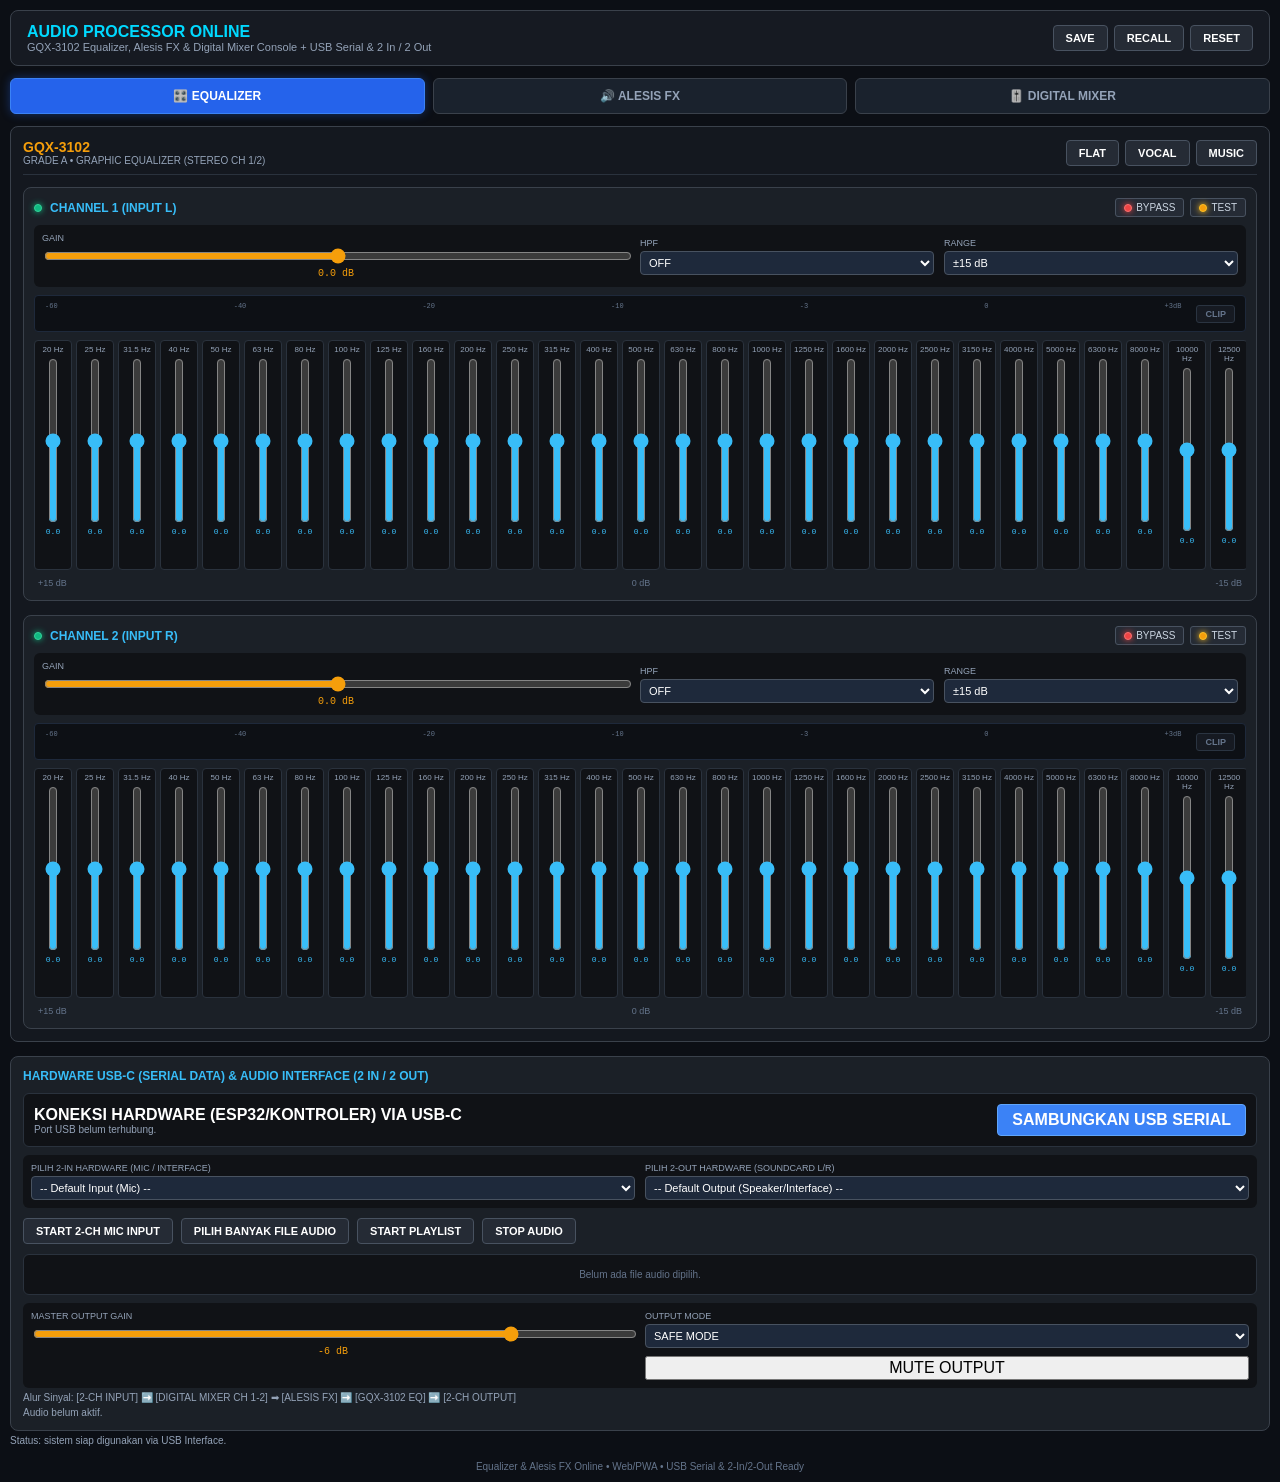
<file: index.html>
<!DOCTYPE html>  
<html lang="id">  
<head>  
  <meta charset="UTF-8">  
  <meta name="viewport" content="width=device-width, initial-scale=1.0">  
  <meta name="theme-color" content="#111827">  
  <meta name="description" content="GQX-3102 Equalizer, Alesis FX & Digital Mixer Console + USB Serial & 2 In / 2 Out Interface">  
  <link rel="manifest" href="manifest.json">  
  
  <title>GQX-3102 Equalizer & Digital Mixer Online (USB Interface)</title>  
  <style>  
/* =========================================================  
   RESET & STYLING DASAR  
========================================================= */  
* { box-sizing: border-box; }  
html, body { width: 100%; min-height: 100%; margin: 0; padding: 0; overflow-x: hidden; }  
body { font-family: Arial, Helvetica, sans-serif; background: #0c0f15; color: #ffffff; -webkit-text-size-adjust: 100%; }  
button, input, select { font: inherit; -webkit-tap-highlight-color: transparent; cursor: pointer; }  
  
.app { width: 100%; max-width: 100%; margin: 0 auto; padding: 10px; }  
  
header, .topbar {  
  display: flex; align-items: center; justify-content: space-between; flex-wrap: wrap; gap: 12px;  
  background: #161a22; padding: 12px 16px; border-radius: 8px; border: 1px solid #3a414b; margin-bottom: 12px;  
}  
.brand { font-weight: bold; font-size: 16px; color: #00d9ff; }  
.subtitle { font-size: 11px; color: #94a3b8; }  
.actions { display: flex; gap: 6px; flex-wrap: wrap; }  
.actions button {  
  background: #252b35; color: #fff; border: 1px solid #485260; padding: 6px 12px; border-radius: 4px; font-size: 11px; font-weight: bold;  
}  
.actions button:hover, .actions button.active { background: #00d9ff; color: #000; border-color: #00d9ff; }  
  
/* =========================================================  
   TIGA TAB NAVIGASI UTAMA  
========================================================= */  
.mode-switch-bar {  
  display: grid;  
  grid-template-columns: repeat(3, 1fr);  
  gap: 8px;  
  margin-bottom: 12px;  
}  
.tab-btn {  
  background: #1a222d;  
  color: #94a3b8;  
  border: 1px solid #3a414b;  
  padding: 10px;  
  border-radius: 6px;  
  font-weight: bold;  
  font-size: 12px;  
  text-align: center;  
  transition: all 0.2s;  
}  
.tab-btn.active {  
  background: #2563eb;  
  color: #fff;  
  border-color: #3b82f6;  
  box-shadow: 0 0 10px rgba(37, 99, 235, 0.4);  
}  
  
.tab-content { display: none; }  
.tab-content.active { display: block; }  
  
/* =========================================================  
   RACK & CHANNEL CONTAINER (EQUALIZER)  
========================================================= */  
.rack { background: #14181f; border: 1px solid #3a414b; border-radius: 8px; padding: 12px; }  
.rack-header { display: flex; justify-content: space-between; align-items: center; margin-bottom: 12px; border-bottom: 1px solid #2a323d; padding-bottom: 8px; }  
.model { font-size: 14px; font-weight: bold; color: #f59e0b; }  
.grade { font-size: 10px; color: #94a3b8; }  
  
.channels { display: flex; flex-direction: column; gap: 14px; }  
.channel { background: #1b2027; border: 1px solid #3a414b; border-radius: 8px; padding: 10px; }  
.channel-header { display: flex; justify-content: space-between; align-items: center; margin-bottom: 8px; }  
.channel-title-group { display: flex; align-items: center; gap: 8px; }  
  
/* LED Indikator */  
.status-led { width: 8px; height: 8px; border-radius: 50%; background: #252b35; border: 1px solid #485260; display: inline-block; }  
.status-led.active-led { background: #10b981; border-color: #34d399; box-shadow: 0 0 6px #10b981; }  
.status-led.bypass-led { background: #ef4444; border-color: #f87171; box-shadow: 0 0 6px #ef4444; }  
.status-led.test-led { background: #f59e0b; border-color: #fbbf24; box-shadow: 0 0 6px #fbbf24; }  
  
.channel-title { font-size: 12px; font-weight: bold; color: #38bdf8; }  
.channel-controls { display: flex; gap: 6px; align-items: center; }  
.small-button { background: #252b35; color: #cbd5e1; border: 1px solid #485260; padding: 3px 8px; font-size: 10px; border-radius: 3px; display: flex; align-items: center; gap: 4px; }  
.small-button.active { background: #ef4444; color: #fff; border-color: #f87171; }  
.small-button.test-button.active { background: #f59e0b; color: #000; }  
  
.control-row { display: grid; grid-template-columns: 2fr 1fr 1fr; gap: 10px; background: #101216; padding: 8px; border-radius: 6px; margin-bottom: 8px; align-items: center; }  
.control label { display: block; font-size: 9px; color: #94a3b8; margin-bottom: 3px; }  
.control input[type="range"] { width: 100%; accent-color: #f59e0b; }  
.gain-value { font-size: 10px; color: #f59e0b; text-align: center; font-family: monospace; }  
.control select { width: 100%; background: #1e293b; color: #fff; border: 1px solid #485260; padding: 4px; font-size: 11px; border-radius: 4px; }  
  
.meter-area { display: flex; align-items: center; justify-content: space-between; background: #0d1015; padding: 6px 10px; border-radius: 4px; margin-bottom: 8px; border: 1px solid #1e293b; }  
.meter-container-box { display: flex; flex-direction: column; gap: 3px; flex-grow: 1; margin-right: 15px; }  
.meter-scale-labels { display: flex; justify-content: space-between; font-size: 7px; color: #64748b; font-family: monospace; }  
.meter { display: flex; gap: 3px; height: 12px; align-items: center; }  
.meter span { flex: 1; height: 8px; background: #192231; border-radius: 1px; border: 1px solid #2a3441; }  
.meter span.green.on { background: #10b981; border-color: #34d399; box-shadow: 0 0 5px #10b981; }  
.meter span.yellow.on { background: #f59e0b; border-color: #fbbf24; box-shadow: 0 0 5px #f59e0b; }  
.meter span.red.on { background: #ef4444; border-color: #f87171; box-shadow: 0 0 6px #ef4444; }  
.clip { font-size: 9px; font-weight: bold; color: #64748b; background: #161a22; padding: 3px 8px; border-radius: 3px; border: 1px solid #2a3441; }  
.clip.on { background: #ef4444; color: #fff; border-color: #f87171; box-shadow: 0 0 8px #ef4444; }  
  
.eq-section { width: 100%; overflow-x: auto; padding-bottom: 6px; scrollbar-width: thin; }  
.eq { display: grid; grid-template-columns: repeat(31, 38px); gap: 4px; min-width: max-content; }  
.band { background: #101216; border: 1px solid #2a323d; border-radius: 4px; padding: 4px 2px; display: flex; flex-direction: column; align-items: center; height: 230px; position: relative; }  
.band-frequency { font-size: 8px; color: #94a3b8; margin-bottom: 4px; text-align: center; }  
  
.band input[type="range"] {  
  writing-mode: vertical-lr;  
  direction: rtl;  
  width: 16px;  
  height: 165px;  
  accent-color: #38bdf8;  
  cursor: pointer;  
  position: relative;  
  z-index: 2;  
}  
  
.slider-track-container {  
  position: relative;  
  height: 165px;  
  width: 24px;  
  display: flex;  
  justify-content: center;  
  align-items: center;  
  cursor: pointer;  
}  
  
.band-value { font-size: 8px; color: #38bdf8; margin-top: 4px; font-family: monospace; text-align: center; }  
.scale { display: flex; justify-content: space-between; font-size: 9px; color: #64748b; padding: 2px 4px; }  
  
/* =========================================================  
   PANEL ALESIS (EFFECTS PROCESSOR)  
========================================================= */  
.echo-panel-box {  
  background: #161a22;  
  border: 1px solid #3a414b;  
  border-radius: 8px;  
  padding: 20px;  
}  
.echo-header-row {  
  display: flex;  
  justify-content: space-between;  
  align-items: center;  
  margin-bottom: 15px;  
}  
.echo-onoff-btn {  
  background: #252b35; color: #fff; border: 1px solid #485260; padding: 8px 16px; border-radius: 6px; font-weight: bold; font-size: 12px;  
}  
.echo-onoff-btn.active {  
  background: #10b981; border-color: #34d399; color: #000; box-shadow: 0 0 8px #10b981;  
}  
.echo-grid { display: grid; grid-template-columns: 1fr 1fr; gap: 15px; }  
.echo-control-card { background: #101216; border: 1px solid #2a323d; padding: 15px; border-radius: 6px; }  
.echo-control-card label { display: block; font-size: 11px; color: #38bdf8; margin-bottom: 6px; font-weight: bold; }  
.echo-control-card input[type="range"] { width: 100%; accent-color: #38bdf8; margin-bottom: 6px; }  
.echo-val { font-size: 11px; color: #f59e0b; font-family: monospace; text-align: right; }  
  
/* =========================================================  
   DIGITAL MIXER CONSOLE  
========================================================= */  
.mixer-console {  
  background: #0d1117;  
  border: 1px solid #30363d;  
  border-radius: 12px;  
  padding: 16px;  
  box-shadow: 0 10px 30px rgba(0,0,0,0.8);  
}  
  
.mixer-top-console {  
  display: grid;  
  grid-template-columns: 2fr 1fr;  
  gap: 12px;  
  background: #040609;  
  border: 1px solid #21262d;  
  border-radius: 8px;  
  padding: 12px;  
  margin-bottom: 16px;  
}  
  
.mixer-tft-screen {  
  background: #05080c;  
  border: 2px solid #2d3748;  
  border-radius: 8px;  
  padding: 8px;  
  box-shadow: inset 0 0 20px rgba(0,0,0,0.9), 0 4px 10px rgba(0,0,0,0.5);  
  display: flex;  
  flex-direction: column;  
  justify-content: space-between;  
}  
  
.tft-header {  
  display: flex;  
  justify-content: space-between;  
  align-items: center;  
  border-bottom: 1px solid #1e293b;  
  padding-bottom: 4px;  
  margin-bottom: 6px;  
  font-size: 10px;  
  font-weight: bold;  
  color: #38bdf8;  
  white-space: nowrap;  
  overflow: hidden;  
  text-overflow: ellipsis;  
}  
  
.tft-top-tabs {  
  display: flex;  
  gap: 3px;  
  background: #0f172a;  
  padding: 3px;  
  border-radius: 4px;  
  margin-bottom: 6px;  
  border: 1px solid #1e293b;  
  overflow-x: auto;  
}  
  
.tft-tab {  
  background: #1e293b;  
  color: #94a3b8;  
  border: none;  
  font-size: 8px;  
  font-weight: bold;  
  padding: 3px 6px;  
  border-radius: 3px;  
  cursor: pointer;  
  white-space: nowrap;  
  transition: all 0.2s;  
}  
  
.tft-tab.active { background: #0284c7; color: #fff; }  
  
.tft-main-viewport {  
  background: #020408;  
  border: 1px solid #1e293b;  
  border-radius: 4px;  
  min-height: 95px;  
  padding: 6px 8px;  
  display: flex;  
  flex-direction: column;  
  justify-content: space-between;  
}  
  
.tft-content-screen { font-size: 10px; color: #38bdf8; line-height: 1.3; }  
.tft-interactive-grid { display: grid; grid-template-columns: repeat(3, 1fr); gap: 6px; margin-top: 6px; }  
.tft-interactive-item { background: #0d121c; border: 1px solid #1e293b; padding: 4px; border-radius: 4px; font-size: 9px; }  
.tft-interactive-item label { display: block; color: #94a3b8; margin-bottom: 2px; font-size: 8px; }  
.tft-interactive-item input[type="range"] { width: 100%; accent-color: #38bdf8; }  
.tft-interactive-item select { width: 100%; background: #161f30; color: #fff; border: 1px solid #334155; font-size: 9px; padding: 2px; border-radius: 3px; }  
.tft-interactive-item button { width: 100%; background: #0284c7; color: #fff; border: none; padding: 4px; font-size: 8px; font-weight: bold; border-radius: 3px; cursor: pointer; }  
.tft-interactive-item button.active-action { background: #10b981; }  
  
.tft-encoders-bar {  
  display: grid;  
  grid-template-columns: repeat(6, 1fr);  
  gap: 4px;  
  margin-top: 6px;  
  background: #090d16;  
  padding: 4px;  
  border-radius: 4px;  
  border: 1px solid #1e293b;  
}  
  
.tft-encoder-knob {  
  background: linear-gradient(180deg, #1e293b, #0f172a);  
  border: 1px solid #475569;  
  border-radius: 4px;  
  text-align: center;  
  padding: 3px 1px;  
  font-size: 7px;  
  color: #cbd5e1;  
  font-family: monospace;  
}  
  
.tft-encoder-knob span { display: block; color: #38bdf8; font-weight: bold; font-size: 8px; margin-top: 1px; }  
  
.mixer-control-section {  
  background: #11161d;  
  border: 1px solid #21262d;  
  border-radius: 6px;  
  padding: 10px;  
  display: flex;  
  flex-direction: column;  
  justify-content: space-between;  
}  
  
.section-grid-btns { display: grid; grid-template-columns: repeat(3, 1fr); gap: 4px; }  
  
.console-btn {  
  background: #1f2937; color: #cbd5e1; border: 1px solid #374151; font-size: 9px; font-weight: bold; padding: 6px 2px; border-radius: 3px; text-align: center; cursor: pointer;  
}  
.console-btn.active { background: #0284c7; color: #fff; border-color: #38bdf8; }  
  
.mixer-desk-surface { display: grid; grid-template-columns: repeat(4, 1fr) 1.25fr; gap: 10px; overflow-x: auto; }  
  
.console-channel-strip {  
  background: linear-gradient(180deg, #161b22, #0d1117);  
  border: 1px solid #30363d;  
  border-radius: 8px;  
  padding: 10px;  
  display: flex;  
  flex-direction: column;  
  align-items: center;  
  box-shadow: inset 0 1px 0 rgba(255,255,255,0.05);  
}  
  
.console-channel-strip.master-strip { background: linear-gradient(180deg, #221a10, #110c05); border-color: #d97706; }  
  
.strip-label-box {  
  background: #0b0f15; border: 1px solid #21262d; border-radius: 4px; width: 100%; padding: 5px; text-align: center; margin-bottom: 8px; font-size: 11px; font-weight: bold; color: #38bdf8; letter-spacing: 0.5px;  
}  
.master-strip .strip-label-box { color: #fbbf24; border-color: #78350f; background: #140d04; }  
  
.strip-knobs-area {  
  width: 100%; background: #080c10; border: 1px solid #1f2937; border-radius: 4px; padding: 6px; margin-bottom: 8px; display: flex; flex-direction: column; gap: 6px;  
}  
.knob-row { display: flex; justify-content: space-between; align-items: center; font-size: 9px; color: #94a3b8; }  
.knob-row select { background: #111827; color: #fff; border: 1px solid #374151; font-size: 9px; padding: 2px; border-radius: 3px; }  
  
.fader-panel-area { display: flex; align-items: center; gap: 8px; margin: 6px 0; }  
.vert-led-meter {  
  display: flex; flex-direction: column; gap: 2px; width: 8px; height: 190px; background: #020408; border: 1px solid #1f2937; padding: 3px 1px; border-radius: 3px;  
}  
.vert-led-meter span { flex: 1; background: #111827; border-radius: 1px; }  
.vert-led-meter span.green.on { background: #10b981 !important; box-shadow: 0 0 4px #10b981; }  
.vert-led-meter span.yellow.on { background: #f59e0b !important; box-shadow: 0 0 4px #f59e0b; }  
.vert-led-meter span.red.on { background: #ef4444 !important; box-shadow: 0 0 4px #ef4444; }  
  
.fader-slot { position: relative; height: 190px; width: 28px; display: flex; justify-content: center; align-items: center; background: #05070a; border: 1px solid #1f2937; border-radius: 4px; }  
.fader-slot input[type="range"] { writing-mode: vertical-lr; direction: rtl; width: 18px; height: 175px; accent-color: #38bdf8; cursor: pointer; }  
.master-strip .fader-slot input[type="range"] { accent-color: #fbbf24; }  
  
.fader-readout { font-size: 10px; font-family: monospace; color: #38bdf8; margin-bottom: 6px; font-weight: bold; }  
.master-strip .fader-readout { color: #fbbf24; }  
  
.strip-action-buttons { display: flex; gap: 4px; width: 100%; }  
.console-action-btn { flex: 1; background: #21262d; color: #cbd5e1; border: 1px solid #374151; padding: 6px 2px; font-size: 9px; font-weight: bold; border-radius: 3px; text-align: center; cursor: pointer; }  
.console-action-btn.mute.active { background: #ef4444; color: #fff; border-color: #f87171; }  
.console-action-btn.solo.active { background: #f59e0b; color: #000; border-color: #fbbf24; }  
  
/* Audio & Hardware USB Panel */  
.audio-panel { background: #1b2027; border: 1px solid #3a414b; border-radius: 8px; padding: 12px; margin-top: 14px; }  
.audio-panel h3 { margin: 0 0 10px 0; font-size: 12px; color: #38bdf8; }  
.audio-actions { display: flex; flex-wrap: wrap; gap: 8px; align-items: center; margin-bottom: 10px; }  
.usb-panel {  
  width: 100%; background: #101216; padding: 10px; border-radius: 6px; border: 1px solid #2a323d; margin-bottom: 8px; display: flex; justify-content: space-between; align-items: center; flex-wrap: wrap; gap: 8px;  
}  
.usb-info { font-size: 10px; color: #94a3b8; }  
#connectUsbButton { background: #3b82f6; color: white; border: 1px solid #60a5fa; padding: 6px 14px; border-radius: 4px; font-weight: bold; }  
#connectUsbButton.connected { background: #10b981; border-color: #34d399; }  
  
.audio-actions button, .file-button {  
  background: #252b35; color: #fff; border: 1px solid #485260; padding: 6px 12px; font-size: 11px; border-radius: 4px; font-weight: bold; display: inline-flex; align-items: center; cursor: pointer;  
}  
.audio-actions button:hover, .file-button:hover { background: #334155; }  
.audio-actions button.active { background: #10b981; border-color: #34d399; color: #000; }  
  
.playlist-container { width: 100%; background: #101216; border: 1px solid #2a323d; border-radius: 6px; padding: 8px; margin: 8px 0; max-height: 100px; overflow-y: auto; font-size: 10px; color: #94a3b8; }  
.playlist-item { display: flex; justify-content: space-between; padding: 3px 6px; border-bottom: 1px solid #1e293b; cursor: pointer; }  
.playlist-item:hover { background: #1e293b; color: #fff; }  
.playlist-item.playing { color: #38bdf8; font-weight: bold; }  
  
.output-panel { display: grid; grid-template-columns: 1fr 1fr; gap: 10px; background: #101216; padding: 8px; border-radius: 6px; margin-top: 8px; }  
.output-control label { display: block; font-size: 9px; color: #94a3b8; margin-bottom: 3px; }  
.output-control input[type="range"] { width: 100%; accent-color: #f59e0b; }  
.master-value { font-size: 10px; color: #f59e0b; font-family: monospace; text-align: center; }  
.output-control select { width: 100%; background: #1e293b; color: #fff; border: 1px solid #485260; padding: 4px; font-size: 11px; border-radius: 4px; }  
#muteOutputButton.active { background: #ef4444 !important; color: #fff !important; border-color: #f87171; }  
  
.device-status, .feedback-status, .audio-status, .status { font-size: 10px; color: #94a3b8; margin-top: 4px; }  
.footer { text-align: center; font-size: 10px; color: #64748b; margin-top: 15px; }  
  
@media (max-width: 768px) {  
  .control-row, .output-panel, .echo-grid { grid-template-columns: 1fr; }  
}  
  </style>  
</head>  
  
<body>  
  <main class="app">  
    <header class="topbar">  
      <div>  
        <div class="brand">AUDIO PROCESSOR ONLINE</div>  
        <div class="subtitle">GQX-3102 Equalizer, Alesis FX & Digital Mixer Console + USB Serial & 2 In / 2 Out</div>  
      </div>  
      <div class="actions">  
        <button id="saveButton">SAVE</button>  
        <button id="loadButton">RECALL</button>  
        <button id="resetButton">RESET</button>  
      </div>  
    </header>  
  
    <!-- TIGA TAB NAVIGASI UTAMA -->  
    <nav class="mode-switch-bar">  
      <button class="tab-btn active" id="tabEqBtn">🎛️ EQUALIZER</button>  
      <button class="tab-btn" id="tabEchoBtn">🔊 ALESIS FX</button>  
      <button class="tab-btn" id="tabMixerBtn">🎚️ DIGITAL MIXER</button>  
    </nav>  
  
    <!-- KONTEN TAB 1: EQUALIZER -->  
    <div class="tab-content active" id="tabEqContent">  
      <section class="rack">  
        <div class="rack-header">  
          <div>  
            <div class="model">GQX-3102</div>  
            <div class="grade">GRADE A • GRAPHIC EQUALIZER (STEREO CH 1/2)</div>  
          </div>  
          <div class="actions">  
            <button id="flatButton">FLAT</button>  
            <button id="vocalButton">VOCAL</button>  
            <button id="musicButton">MUSIC</button>  
          </div>  
        </div>  
  
        <section class="channels">  
          <!-- CHANNEL 1 (INPUT KIRI) -->  
          <article class="channel" data-channel="0">  
            <div class="channel-header">  
              <div class="channel-title-group">  
                <span class="status-led active-led" id="ch0_active_led"></span>  
                <div class="channel-title">CHANNEL 1 (INPUT L)</div>  
              </div>  
              <div class="channel-controls">  
                <button class="small-button bypass-button"><span class="status-led bypass-led"></span> BYPASS</button>  
                <button class="small-button test-button"><span class="status-led test-led"></span> TEST</button>  
              </div>  
            </div>  
            <div class="control-row">  
              <div class="control">  
                <label>GAIN</label>  
                <input class="gain" type="range" min="-12" max="12" step="0.5" value="0">  
                <div class="gain-value">0.0 dB</div>  
              </div>  
              <div class="control">  
                <label>HPF</label>  
                <select class="hpf">  
                  <option value="off">OFF</option>  
                  <option value="40">40 Hz</option>  
                  <option value="80">80 Hz</option>  
                  <option value="120">120 Hz</option>  
                </select>  
              </div>  
              <div class="control">  
                <label>RANGE</label>  
                <select class="range">  
                  <option value="6">±6 dB</option>  
                  <option value="15" selected>±15 dB</option>  
                </select>  
              </div>  
            </div>  
            <div class="meter-area">  
              <div class="meter-container-box">  
                <div class="meter-scale-labels"><span>-60</span><span>-40</span><span>-20</span><span>-10</span><span>-3</span><span>0</span><span>+3dB</span></div>  
                <div class="meter"></div>  
              </div>  
              <div class="clip">CLIP</div>  
            </div>  
            <div class="eq-section"><div class="eq"></div></div>  
            <div class="scale"><span>+15 dB</span><span>0 dB</span><span>-15 dB</span></div>  
          </article>  
  
          <!-- CHANNEL 2 (INPUT KANAN) -->  
          <article class="channel" data-channel="1">  
            <div class="channel-header">  
              <div class="channel-title-group">  
                <span class="status-led active-led" id="ch1_active_led"></span>  
                <div class="channel-title">CHANNEL 2 (INPUT R)</div>  
              </div>  
              <div class="channel-controls">  
                <button class="small-button bypass-button"><span class="status-led bypass-led"></span> BYPASS</button>  
                <button class="small-button test-button"><span class="status-led test-led"></span> TEST</button>  
              </div>  
            </div>  
            <div class="control-row">  
              <div class="control">  
                <label>GAIN</label>  
                <input class="gain" type="range" min="-12" max="12" step="0.5" value="0">  
                <div class="gain-value">0.0 dB</div>  
              </div>  
              <div class="control">  
                <label>HPF</label>  
                <select class="hpf">  
                  <option value="off">OFF</option>  
                  <option value="40">40 Hz</option>  
                  <option value="80">80 Hz</option>  
                  <option value="120">120 Hz</option>  
                </select>  
              </div>  
              <div class="control">  
                <label>RANGE</label>  
                <select class="range">  
                  <option value="6">±6 dB</option>  
                  <option value="15" selected>±15 dB</option>  
                </select>  
              </div>  
            </div>  
            <div class="meter-area">  
              <div class="meter-container-box">  
                <div class="meter-scale-labels"><span>-60</span><span>-40</span><span>-20</span><span>-10</span><span>-3</span><span>0</span><span>+3dB</span></div>  
                <div class="meter"></div>  
              </div>  
              <div class="clip">CLIP</div>  
            </div>  
            <div class="eq-section"><div class="eq"></div></div>  
            <div class="scale"><span>+15 dB</span><span>0 dB</span><span>-15 dB</span></div>  
          </article>  
        </section>  
      </section>  
    </div>  
  
    <!-- KONTEN TAB 2: ALESIS FX PROCESSOR -->  
    <div class="tab-content" id="tabEchoContent">  
      <div class="echo-panel-box">  
        <div class="echo-header-row">  
          <div>  
            <h3 style="color: #38bdf8; margin:0 0 4px 0;">ALESIS DIGITAL EFFECTS PROCESSOR</h3>  
            <p style="font-size: 11px; color: #94a3b8; margin:0;">Prosesor Efek Studio (Reverb & Delay) stereo (2 Input / 2 Output).</p>  
          </div>  
          <button class="echo-onoff-btn" id="echoToggleBtn">ALESIS FX: OFF</button>  
        </div>  
          
        <div class="echo-grid">  
          <div class="echo-control-card">  
            <label>DELAY TIME (Waktu Pantulan)</label>  
            <input type="range" id="echoDelay" min="0.05" max="1.0" step="0.05" value="0.3">  
            <div class="echo-val" id="echoDelayVal">0.30 detik</div>  
          </div>  
            
          <div class="echo-control-card">  
            <label>FEEDBACK (Pengulangan)</label>  
            <input type="range" id="echoFeedback" min="0.0" max="0.9" step="0.05" value="0.4">  
            <div class="echo-val" id="echoFeedbackVal">40%</div>  
          </div>  
  
          <div class="echo-control-card">  
            <label>ROOM DAMPING / TONE</label>  
            <input type="range" id="echoDamping" min="1000" max="15000" step="500" value="5000">  
            <div class="echo-val" id="echoDampingVal">5000 Hz</div>  
          </div>  
  
          <div class="echo-control-card">  
            <label>EFFECTS MIX (Wet / Dry)</label>  
            <input type="range" id="echoMix" min="0.0" max="1.0" step="0.05" value="0.3">  
            <div class="echo-val" id="echoMixVal">30%</div>  
          </div>  
        </div>  
      </div>  
    </div>  
  
    <!-- KONTEN TAB 3: DIGITAL MIXER CONSOLE -->  
    <div class="tab-content" id="tabMixerContent">  
      <div class="mixer-console">  
        <div class="mixer-top-console">  
          <div class="mixer-tft-screen">  
            <div class="tft-header">  
              <span id="tftSectionTitle">CONFIG / PREAMP INTERFACE</span>  
              <span style="color: #10b981;">● DSP: 48kHz / 32-bit (2 In / 2 Out)</span>  
            </div>  
  
            <div class="tft-top-tabs">  
              <button class="tft-tab active" data-tft-tab="home">HOME</button>  
              <button class="tft-tab" data-tft-tab="meters">METERS</button>  
              <button class="tft-tab" data-tft-tab="routing">ROUTING</button>  
              <button class="tft-tab" data-tft-tab="setup">SETUP</button>  
              <button class="tft-tab" data-tft-tab="library">LIBRARY</button>  
              <button class="tft-tab" data-tft-tab="effects">EFFECTS</button>  
            </div>  
  
            <div class="tft-main-viewport">  
              <div class="tft-content-screen" id="tftContentArea"></div>  
              <div style="font-size: 8px; color: #64748b; border-top: 1px solid #1e293b; padding-top: 3px; display: flex; justify-content: space-between;">  
                <span id="tftFooterChannel">CH 01: Input L</span>  
                <span id="tftFooterStatus">Gate/Comp/EQ Active</span>  
              </div>  
            </div>  
  
            <div class="tft-encoders-bar">  
              <div class="tft-encoder-knob">GAIN<span id="enc1Val">+12dB</span></div>  
              <div class="tft-encoder-knob">HPF<span id="enc2Val">80Hz</span></div>  
              <div class="tft-encoder-knob">THRESH<span id="enc3Val">-18dB</span></div>  
              <div class="tft-encoder-knob">RATIO<span id="enc4Val">3:1</span></div>  
              <div class="tft-encoder-knob">FREQUENCY<span id="enc5Val">2.5kHz</span></div>  
              <div class="tft-encoder-knob">MIX/SEND<span id="enc6Val">0.0dB</span></div>  
            </div>  
          </div>  
  
          <div class="mixer-control-section">  
            <div style="font-size: 10px; font-weight: bold; color: #38bdf8; margin-bottom: 4px;">SECTION SELECT</div>  
            <div class="section-grid-btns">  
              <button class="console-btn active" data-section="config">CONFIG</button>  
              <button class="console-btn" data-section="gate">GATE</button>  
              <button class="console-btn" data-section="dynamics">DYNAMICS</button>  
              <button class="console-btn" data-section="eq">EQ</button>  
              <button class="console-btn" data-section="sends">SENDS</button>  
              <button class="console-btn" data-section="main">MAIN</button>  
            </div>  
          </div>  
        </div>  
  
        <!-- PERMUKAAN KONSOLE 2 INPUT / 2 OUTPUT -->  
        <div class="mixer-desk-surface">  
          <!-- CHANNEL STRIP 1 (INPUT L) -->  
          <div class="console-channel-strip" data-strip="0">  
            <div class="strip-label-box">CH 1: INPUT L</div>  
            <div class="strip-knobs-area">  
              <div class="knob-row"><span>GAIN</span><span>+0 dB</span></div>  
              <div class="knob-row"><span>HPF</span><select class="strip-hpf"><option value="off">OFF</option><option value="80">80Hz</option></select></div>  
            </div>  
            <div class="fader-readout">0.0 dB</div>  
            <div class="fader-panel-area">  
              <div class="fader-slot"><input class="strip-fader" type="range" min="-40" max="10" step="0.5" value="0"></div>  
              <div class="vert-led-meter" id="mixerMeter1"></div>  
            </div>  
            <div class="strip-action-buttons" style="margin-top:8px;">  
              <button class="console-action-btn mute">MUTE</button>  
              <button class="console-action-btn solo">SOLO</button>  
            </div>  
          </div>  
  
          <!-- CHANNEL STRIP 2 (INPUT R) -->  
          <div class="console-channel-strip" data-strip="1">  
            <div class="strip-label-box">CH 2: INPUT R</div>  
            <div class="strip-knobs-area">  
              <div class="knob-row"><span>GAIN</span><span>+0 dB</span></div>  
              <div class="knob-row"><span>HPF</span><select class="strip-hpf"><option value="off">OFF</option><option value="80">80Hz</option></select></div>  
            </div>  
            <div class="fader-readout">0.0 dB</div>  
            <div class="fader-panel-area">  
              <div class="fader-slot"><input class="strip-fader" type="range" min="-40" max="10" step="0.5" value="0"></div>  
              <div class="vert-led-meter" id="mixerMeter2"></div>  
            </div>  
            <div class="strip-action-buttons" style="margin-top:8px;">  
              <button class="console-action-btn mute">MUTE</button>  
              <button class="console-action-btn solo">SOLO</button>  
            </div>  
          </div>  
  
          <!-- DUMMY STRIP 3 -->  
          <div class="console-channel-strip" data-strip="2">  
            <div class="strip-label-box">CH 3: AUX L</div>  
            <div class="strip-knobs-area">  
              <div class="knob-row"><span>GAIN</span><span>+0 dB</span></div>  
              <div class="knob-row"><span>HPF</span><select class="strip-hpf"><option value="off">OFF</option><option value="80">80Hz</option></select></div>  
            </div>  
            <div class="fader-readout">0.0 dB</div>  
            <div class="fader-panel-area">  
              <div class="fader-slot"><input class="strip-fader" type="range" min="-40" max="10" step="0.5" value="0"></div>  
              <div class="vert-led-meter" id="mixerMeter3"></div>  
            </div>  
            <div class="strip-action-buttons" style="margin-top:8px;">  
              <button class="console-action-btn mute">MUTE</button>  
              <button class="console-action-btn solo">SOLO</button>  
            </div>  
          </div>  
  
          <!-- DUMMY STRIP 4 -->  
          <div class="console-channel-strip" data-strip="3">  
            <div class="strip-label-box">CH 4: AUX R</div>  
            <div class="strip-knobs-area">  
              <div class="knob-row"><span>GAIN</span><span>+0 dB</span></div>  
              <div class="knob-row"><span>HPF</span><select class="strip-hpf"><option value="off">OFF</option><option value="80">80Hz</option></select></div>  
            </div>  
            <div class="fader-readout">0.0 dB</div>  
            <div class="fader-panel-area">  
              <div class="fader-slot"><input class="strip-fader" type="range" min="-40" max="10" step="0.5" value="0"></div>  
              <div class="vert-led-meter" id="mixerMeter4"></div>  
            </div>  
            <div class="strip-action-buttons" style="margin-top:8px;">  
              <button class="console-action-btn mute">MUTE</button>  
              <button class="console-action-btn solo">SOLO</button>  
            </div>  
          </div>  
  
          <!-- MASTER STRIP STEREO (OUTPUT L / OUTPUT R) -->  
          <div class="console-channel-strip master-strip" data-strip="4">  
            <div class="strip-label-box">MASTER OUT (2-CH)</div>  
            <div class="strip-knobs-area" style="border-color: #78350f;">  
              <div class="knob-row"><span>LIMIT</span><span>ON</span></div>  
              <div class="knob-row"><span>PROC</span><select><option>EQ+ALESIS</option><option>BYPASS</option></select></div>  
            </div>  
            <div class="fader-readout" id="masterFaderReadout">0.0 dB</div>  
            <div class="fader-panel-area">  
              <div class="fader-slot"><input id="masterStripFader" type="range" min="-50" max="6" step="0.5" value="0"></div>  
              <div class="vert-led-meter" id="mixerMeterMaster"></div>  
            </div>  
            <div class="strip-action-buttons" style="margin-top:8px;">  
              <button class="console-action-btn mute" id="masterMuteBtn" style="background:#b45309; color:#fff;">MUTE</button>  
              <button class="console-action-btn active" style="background:#fbbf24; color:#000;">L/R</button>  
            </div>  
          </div>  
        </div>  
      </div>  
    </div>  
  
    <!-- PANEL KONEKSI USB & PENGATURAN AUDIO HARDWARE (2 IN / 2 OUT) -->  
    <section class="audio-panel">  
      <h3>HARDWARE USB-C (SERIAL DATA) & AUDIO INTERFACE (2 IN / 2 OUT)</h3>  
  
      <!-- KONTROL KONEKSI HARDWARE VIA USB SERIAL -->  
      <div class="usb-panel">  
        <div>  
          <strong>KONEKSI HARDWARE (ESP32/KONTROLER) VIA USB-C</strong>  
          <div id="usbStatus" class="usb-info">Port USB belum terhubung.</div>  
        </div>  
        <button id="connectUsbButton">SAMBUNGKAN USB SERIAL</button>  
      </div>  

      <!-- PEMILIHAN PERANGKAT INPUT & OUTPUT FISIK 2 IN / 2 OUT -->
      <div class="output-panel" style="margin-bottom: 10px;">
        <div class="output-control">
          <label for="audioInputSelect">PILIH 2-IN HARDWARE (MIC / INTERFACE)</label>
          <select id="audioInputSelect">
            <option value="">-- Muat Perangkat Input --</option>
          </select>
        </div>
        <div class="output-control">
          <label for="audioOutputSelect">PILIH 2-OUT HARDWARE (SOUNDCARD L/R)</label>
          <select id="audioOutputSelect">
            <option value="">-- Muat Perangkat Output --</option>
          </select>
        </div>
      </div>  
  
      <div class="audio-actions">  
        <button id="startMicButton">START 2-CH MIC INPUT</button>  
        <label class="file-button">PILIH BANYAK FILE AUDIO<input id="audioFilesInput" type="file" accept="audio/*" multiple hidden></label>  
        <button id="startAudioButton">START PLAYLIST</button>  
        <button id="stopAudioButton">STOP AUDIO</button>  
      </div>  
  
      <div class="playlist-container" id="playlistContainer">  
        <div style="text-align: center; padding: 6px; color: #64748b;">Belum ada file audio dipilih.</div>  
      </div>  
  
      <div class="output-panel">  
        <div class="output-control">  
          <label for="masterGainControl">MASTER OUTPUT GAIN</label>  
          <input id="masterGainControl" type="range" min="-30" max="0" step="1" value="-6">  
          <div id="masterGainValue" class="master-value">-6 dB</div>  
        </div>  
        <div class="output-control">  
          <label for="outputMode">OUTPUT MODE</label>  
          <select id="outputMode">  
            <option value="safe" selected>SAFE MODE</option>  
            <option value="normal">NORMAL MODE</option>  
          </select>  
          <button id="muteOutputButton" style="width:100%; margin-top:8px;">MUTE OUTPUT</button>  
        </div>  
      </div>  
  
      <div id="feedbackStatus" class="feedback-status">Alur Sinyal: [2-CH INPUT] ➡️ [DIGITAL MIXER CH 1-2] ➡ [ALESIS FX] ➡️ [GQX-3102 EQ] ➡️ [2-CH OUTPUT]</div>  
      <div id="audioStatus" class="audio-status">Audio belum aktif.</div>  
    </section>  
  
    <div id="status" class="status">Status: sistem siap digunakan via USB Interface.</div>  
    <div class="footer">Equalizer & Alesis FX Online • Web/PWA • USB Serial & 2-In/2-Out Ready</div>  
  </main>  
  
  <script>  
"use strict";  
  
/* =========================================================  
   INISIALISASI LED METER VERTIKAL MIXER  
========================================================= */  
function initMixerVerticalMeters() {  
  const meterIds = ["mixerMeter1", "mixerMeter2", "mixerMeter3", "mixerMeter4", "mixerMeterMaster"];  
  meterIds.forEach(id => {  
    const container = document.getElementById(id);  
    if (!container) return;  
    container.innerHTML = "";  
    for (let i = 0; i < 10; i++) {  
      const span = document.createElement("span");  
      if (i < 2) span.className = "red";  
      else if (i < 4) span.className = "yellow";  
      else span.className = "green";  
      container.appendChild(span);  
    }  
  });  
}  
initMixerVerticalMeters();  
  
/* =========================================================  
   NAVIGASI TIGA TAB UTAMA  
========================================================= */  
const tabEqBtn = document.getElementById("tabEqBtn");  
const tabEchoBtn = document.getElementById("tabEchoBtn");  
const tabMixerBtn = document.getElementById("tabMixerBtn");  
const tabEqContent = document.getElementById("tabEqContent");  
const tabEchoContent = document.getElementById("tabEchoContent");  
const tabMixerContent = document.getElementById("tabMixerContent");  
  
tabEqBtn.addEventListener("click", () => {  
  tabEqBtn.classList.add("active"); tabEchoBtn.classList.remove("active"); tabMixerBtn.classList.remove("active");  
  tabEqContent.classList.add("active"); tabEchoContent.classList.remove("active"); tabMixerContent.classList.remove("active");  
});  
tabEchoBtn.addEventListener("click", () => {  
  tabEchoBtn.classList.add("active"); tabEqBtn.classList.remove("active"); tabMixerBtn.classList.remove("active");  
  tabEchoContent.classList.add("active"); tabEqContent.classList.remove("active"); tabMixerContent.classList.remove("active");  
});  
tabMixerBtn.addEventListener("click", () => {  
  tabMixerBtn.classList.add("active"); tabEqBtn.classList.remove("active"); tabEchoBtn.classList.remove("active");  
  tabMixerContent.classList.add("active"); tabEqContent.classList.remove("active"); tabEchoContent.classList.remove("active");  
});  
  
/* =========================================================  
   WEB SERIAL API KE HARDWARE VIA USB-C  
========================================================= */  
let usbPort = null;  
let usbWriter = null;  
const connectUsbButton = document.getElementById("connectUsbButton");  
const usbStatus = document.getElementById("usbStatus");  
  
connectUsbButton.addEventListener("click", async () => {  
  if (!navigator.serial) { alert("Web Serial API tidak didukung browser ini. Gunakan Google Chrome / Edge versi terbaru."); return; }  
  try {  
    if (!usbPort) {  
      usbStatus.textContent = "Memilih port USB perangkat...";  
      usbPort = await navigator.serial.requestPort();  
      await usbPort.open({ baudRate: 115200 });  
      const textEncoder = new TextEncoderStream();  
      textEncoder.readable.pipeTo(usbPort.writable);  
      usbWriter = textEncoder.writable.getWriter();  
        
      connectUsbButton.textContent = "PUTUSKAN USB";  
      connectUsbButton.classList.add("connected");  
      usbStatus.textContent = "Terhubung via USB Serial.";  
      setStatus("Hardware USB Serial terhubung.");  
    } else {  
      if (usbWriter) { await usbWriter.close(); usbWriter = null; }  
      if (usbPort) { await usbPort.close(); usbPort = null; }  
      onUsbDisconnected();  
    }  
  } catch (error) {  
    usbStatus.textContent = "Koneksi USB gagal / dibatalkan.";  
    setStatus("Gagal menghubungkan USB Serial.");  
    usbPort = null;  
  }  
});  
  
function onUsbDisconnected() {  
  connectUsbButton.textContent = "SAMBUNGKAN USB SERIAL";  
  connectUsbButton.classList.remove("connected");  
  usbStatus.textContent = "Port USB terputus.";  
  usbPort = null;  
  usbWriter = null;  
}  
  
async function sendDataToHardware(dataString) {  
  if (usbWriter) {  
    try { await usbWriter.write(dataString + "\n"); } catch (err) {}  
  }  
}  
  
/* =========================================================  
   DATA FREKUENSI & EQUALIZER GRAFIK  
========================================================= */  
const frequencies = [  
  20, 25, 31.5, 40, 50, 63, 80, 100, 125, 160,  
  200, 250, 315, 400, 500, 630, 800, 1000, 1250,  
  1600, 2000, 2500, 3150, 4000, 5000, 6300, 8000,  
  10000, 12500, 16000, 20000  
];  
  
const channels = [...document.querySelectorAll(".channel")];  
function setStatus(msg) { const el = document.getElementById("status"); if (el) el.textContent = "Status: " + msg; }  
function setAudioStatus(msg) { const el = document.getElementById("audioStatus"); if (el) el.textContent = msg; }  
function formatFrequency(v) { return Number.isInteger(v) ? String(v) : v.toFixed(1); }  
  
function createBands(channel) {  
  const eq = channel.querySelector(".eq");  
  if (!eq || eq.children.length > 0) return;  
  
  frequencies.forEach((frequency, index) => {  
    const band = document.createElement("div");  
    band.className = "band";  
  
    const frequencyLabel = document.createElement("div");  
    frequencyLabel.className = "band-frequency";  
    frequencyLabel.textContent = formatFrequency(frequency) + " Hz";  
  
    const trackContainer = document.createElement("div");  
    trackContainer.className = "slider-track-container";  
  
    const slider = document.createElement("input");  
    slider.type = "range"; slider.min = "-15"; slider.max = "15"; slider.step = "0.5"; slider.value = "0";  
  
    const value = document.createElement("div");  
    value.className = "band-value";  
    value.textContent = "0.0";  
  
    slider.addEventListener("input", () => {  
      value.textContent = Number(slider.value).toFixed(1);  
      syncAudioControlsFromUI();  
      sendDataToHardware(JSON.stringify({ type: "eq", band: index, val: slider.value }));  
    });  
  
    trackContainer.appendChild(slider);  
    band.append(frequencyLabel, trackContainer, value);  
    eq.appendChild(band);  
  });  
}  
  
/* =========================================================  
   AUDIO ENGINE & ROUTING 2 INPUT / 2 OUTPUT  
========================================================= */  
let audioContext = null;  
let microphoneStream = null;  
let microphoneSource = null;  
  
let audioBuffers = [];  
let audioFileNames = [];  
let currentPlaylistIndex = 0;  
let activeSourceNode = null;  
let isPlaying = false;  
  
let mixerStrips = [];  
let masterStripGain = null;  
  
let alesisInputMerger = null;  
let alesisDelayNode = null, alesisFeedbackNode = null, alesisFilterNode = null, alesisWetNode = null, alesisDryNode = null;  
let isAlesisFxEnabled = false;  
  
let masterGainNode = null, outputMuteGainNode = null;  
let audioGraphReady = false, meterAnimationId = null, outputMuted = false;  
  
const audioFilesInput = document.getElementById("audioFilesInput");  
const playlistContainer = document.getElementById("playlistContainer");  
const startMicButton = document.getElementById("startMicButton");  
const startAudioButton = document.getElementById("startAudioButton");  
const stopAudioButton = document.getElementById("stopAudioButton");  
const masterGainControl = document.getElementById("masterGainControl");  
const masterGainValue = document.getElementById("masterGainValue");  
const outputMode = document.getElementById("outputMode");  
const muteOutputButton = document.getElementById("muteOutputButton");  
  
const audioInputSelect = document.getElementById("audioInputSelect");  
const audioOutputSelect = document.getElementById("audioOutputSelect");  
  
const echoDelay = document.getElementById("echoDelay");  
const echoFeedback = document.getElementById("echoFeedback");  
const echoDamping = document.getElementById("echoDamping");  
const echoMix = document.getElementById("echoMix");  
const echoToggleBtn = document.getElementById("echoToggleBtn");  
  
async function populateAudioDevices() {  
  try {  
    const devices = await navigator.mediaDevices.enumerateDevices();  
    audioInputSelect.innerHTML = '<option value="">-- Default Input (Mic) --</option>';  
    audioOutputSelect.innerHTML = '<option value="">-- Default Output (Speaker/Interface) --</option>';  
  
    devices.forEach(device => {  
      const option = document.createElement("option");  
      option.value = device.deviceId;  
      if (device.kind === 'audioinput') {  
        option.textContent = device.label || `Microphone ${audioInputSelect.length}`;  
        audioInputSelect.appendChild(option);  
      } else if (device.kind === 'audiooutput') {  
        option.textContent = device.label || `Audio Output ${audioOutputSelect.length}`;  
        audioOutputSelect.appendChild(option);  
      }  
    });  
  } catch (err) {}  
}  
  
navigator.mediaDevices.addEventListener('devicechange', populateAudioDevices);  
populateAudioDevices();  
  
audioOutputSelect.addEventListener("change", async () => {  
  const deviceId = audioOutputSelect.value;  
  createAudioContext();  
  
  if (typeof audioContext.setSinkId === 'function') {  
    try {  
      await audioContext.setSinkId(deviceId);  
      setAudioStatus("Output dialihkan secara instan ke Sound Card / Speaker terpilih.");  
      setStatus("Output audio berhasil diperbarui.");  
    } catch (err) {  
      setAudioStatus("Gagal mengalihkan via setSinkId. Periksa pengaturan sistem.");  
    }  
  } else {  
    setAudioStatus("Browser Anda tidak mendukung setSinkId otomatis. Atur default output di Sound Settings OS.");  
  }  
});  
  
function createAudioContext() {  
  if (!audioContext) {  
    const AudioContextClass = window.AudioContext || window.webkitAudioContext;  
    audioContext = new AudioContextClass();  
  }  
  return audioContext;  
}  
  
function dbToGain(db) { return Math.pow(10, db / 20); }  
function getSafeMasterGainDb() {  
  const req = Number(masterGainControl.value);  
  return outputMode.value === "safe" ? Math.min(req, -3) : req;  
}  
  
function updateMasterGain() {  
  const appliedDb = getSafeMasterGainDb();  
  masterGainValue.textContent = appliedDb.toFixed(0) + " dB";  
  if (masterGainNode && audioContext) {  
    masterGainNode.gain.setTargetAtTime(dbToGain(appliedDb), audioContext.currentTime, 0.005);  
  }  
}  
  
function updateOutputMute() {  
  if (outputMuteGainNode && audioContext) {  
    outputMuteGainNode.gain.setTargetAtTime(outputMuted ? 0 : 1, audioContext.currentTime, 0.005);  
  }  
  muteOutputButton.textContent = outputMuted ? "UNMUTE OUTPUT" : "MUTE OUTPUT";  
  muteOutputButton.classList.toggle("active", outputMuted);  
}  
  
audioFilesInput.addEventListener("change", async e => {  
  const files = Array.from(e.target.files);  
  if (files.length === 0) return;  
  
  const ctx = createAudioContext();  
  if (ctx.state === "suspended") await ctx.resume();  
  initializeAudioGraph();  
  
  audioBuffers = [];  
  audioFileNames = files.map(f => f.name);  
  setAudioStatus("Mendecode file audio ke Digital Mixer...");  
  
  for (let file of files) {  
    try {  
      const arrayBuffer = await file.arrayBuffer();  
      const decodedBuffer = await ctx.decodeAudioData(arrayBuffer);  
      audioBuffers.push(decodedBuffer);  
    } catch (err) {}  
  }  
  
  currentPlaylistIndex = 0;  
  renderPlaylistUI();  
  setAudioStatus(audioBuffers.length + " file siap diputar di Channel Mixer.");  
});  
  
function renderPlaylistUI() {  
  playlistContainer.innerHTML = "";  
  audioFileNames.forEach((name, index) => {  
    const item = document.createElement("div");  
    item.className = "playlist-item" + (index === currentPlaylistIndex ? " playing" : "");  
    item.innerHTML = `<span>${index + 1}. ${name}</span>`;  
    item.addEventListener("click", () => {  
      currentPlaylistIndex = index;  
      renderPlaylistUI();  
      playCurrentBuffer();  
    });  
    playlistContainer.appendChild(item);  
  });  
}  
  
const audioChannels = [  
  { inputGain: null, highPass: null, filters: [], analyser: null, bypass: false },  
  { inputGain: null, highPass: null, filters: [], analyser: null, bypass: false }  
];  
  
function buildEqualizerChannel(channelIndex) {  
  const channel = channels[channelIndex];  
  const gainControl = channel.querySelector(".gain");  
  const hpfControl = channel.querySelector(".hpf");  
  const bandControls = [...channel.querySelectorAll(".band input[type='range']")];  
  
  const inputGain = audioContext.createGain();  
  const highPass = audioContext.createBiquadFilter();  
  const analyser = audioContext.createAnalyser();  
  
  inputGain.gain.value = dbToGain(Number(gainControl.value));  
  highPass.type = "highpass";  
  highPass.frequency.value = hpfControl.value === "off" ? 20 : Number(hpfControl.value);  
  highPass.Q.value = 0.707;  
  analyser.fftSize = 1024;  
  
  inputGain.connect(highPass);  
  let previousNode = highPass;  
  const filters = [];  
  
  bandControls.forEach((control, index) => {  
    const filter = audioContext.createBiquadFilter();  
    filter.type = "peaking";  
    filter.frequency.value = frequencies[index];  
    filter.Q.value = 1.4;  
    filter.gain.value = Number(control.value);  
    previousNode.connect(filter);  
    previousNode = filter;  
    filters.push(filter);  
  });  
  
  previousNode.connect(analyser);  
  audioChannels[channelIndex] = { inputGain, highPass, filters, analyser, bypass: false };  
  
  gainControl.addEventListener("input", () => {  
    inputGain.gain.setTargetAtTime(dbToGain(Number(gainControl.value)), audioContext.currentTime, 0.005);  
  });  
  hpfControl.addEventListener("change", () => {  
    highPass.frequency.setTargetAtTime(hpfControl.value === "off" ? 20 : Number(hpfControl.value), audioContext.currentTime, 0.005);  
  });  
  bandControls.forEach((control, index) => {  
    control.addEventListener("input", () => {  
      if (audioChannels[channelIndex].bypass) return;  
      filters[index].gain.setTargetAtTime(Number(control.value), audioContext.currentTime, 0.005);  
    });  
  });  
  
  return audioChannels[channelIndex];  
}  
  
function initializeAudioGraph() {  
  createAudioContext();  
  if (audioGraphReady) {   
    updateMasterGain();   
    updateOutputMute();   
    startRealMeters();   
    return;   
  }  
  
  const stripElements = document.querySelectorAll(".console-channel-strip");  
  mixerStrips = [];  
  
  stripElements.forEach((stripEl, sIdx) => {  
    const fader = stripEl.querySelector("input[type='range']");  
    const readout = stripEl.querySelector(".fader-readout");  
    const muteBtn = stripEl.querySelector(".console-action-btn.mute");  
    const hpfSel = stripEl.querySelector("select");  
  
    const gainNode = audioContext.createGain();  
    const muteNode = audioContext.createGain();  
    const hpfNode = audioContext.createBiquadFilter();  
  
    gainNode.gain.value = dbToGain(fader ? Number(fader.value) : 0);  
    muteNode.gain.value = 1.0;  
    hpfNode.type = "highpass";  
    hpfNode.frequency.value = 20;  
  
    hpfNode.connect(gainNode);  
    gainNode.connect(muteNode);  
  
    if (fader) {  
      fader.addEventListener("input", () => {  
        const val = Number(fader.value);  
        gainNode.gain.setTargetAtTime(dbToGain(val), audioContext.currentTime, 0.005);  
        if (readout) readout.textContent = val.toFixed(1) + " dB";  
      });  
    }  
  
    if (muteBtn) {  
      muteBtn.addEventListener("click", () => {  
        muteBtn.classList.toggle("active");  
        const muted = muteBtn.classList.contains("active");  
        muteNode.gain.setTargetAtTime(muted ? 0 : 1, audioContext.currentTime, 0.005);  
      });  
    }  
  
    if (hpfSel) {  
      hpfSel.addEventListener("change", () => {  
        hpfNode.frequency.setTargetAtTime(hpfSel.value === "off" ? 20 : Number(hpfSel.value), audioContext.currentTime, 0.005);  
      });  
    }  
  
    mixerStrips.push({ hpf: hpfNode, gain: gainNode, mute: muteNode });  
  });  
  
  masterStripGain = audioContext.createGain();  
  masterStripGain.gain.value = 1.0;  
  const masterFader = document.getElementById("masterStripFader");  
  const masterReadout = document.getElementById("masterFaderReadout");  
  const masterMute = document.getElementById("masterMuteBtn");  
  
  if (masterFader) {  
    masterFader.addEventListener("input", () => {  
      const val = Number(masterFader.value);  
      masterStripGain.gain.setTargetAtTime(dbToGain(val), audioContext.currentTime, 0.005);  
      if (masterReadout) masterReadout.textContent = val.toFixed(1) + " dB";  
    });  
  }  
  if (masterMute) {  
    masterMute.addEventListener("click", () => {  
      masterMute.classList.toggle("active");  
      const muted = masterMute.classList.contains("active");  
      masterStripGain.gain.setTargetAtTime(muted ? 0 : 1, audioContext.currentTime, 0.005);  
    });  
  }  
  
  buildEqualizerChannel(0);  
  buildEqualizerChannel(1);  
  
  masterGainNode = audioContext.createGain();  
  outputMuteGainNode = audioContext.createGain();  
  
  alesisInputMerger = audioContext.createGain();  
  alesisDelayNode = audioContext.createDelay(2.0);  
  alesisDelayNode.delayTime.value = Number(echoDelay.value);  
  
  alesisFeedbackNode = audioContext.createGain();  
  alesisFeedbackNode.gain.value = Number(echoFeedback.value);  
  
  alesisFilterNode = audioContext.createBiquadFilter();  
  alesisFilterNode.type = "lowpass";  
  alesisFilterNode.frequency.value = Number(echoDamping.value);  
  
  alesisWetNode = audioContext.createGain();  
  alesisWetNode.gain.value = Number(echoMix.value);  
  
  alesisDryNode = audioContext.createGain();  
  alesisDryNode.gain.value = 1.0 - Number(echoMix.value);  
  
  alesisDelayNode.connect(alesisFilterNode);  
  alesisFilterNode.connect(alesisFeedbackNode);  
  alesisFeedbackNode.connect(alesisDelayNode);  
  
  masterGainNode.gain.value = dbToGain(getSafeMasterGainDb());  
  outputMuteGainNode.gain.value = outputMuted ? 0 : 1;  
  
  rebuildAudioRouting();  
  
  const initialOutputId = audioOutputSelect.value;  
  if (initialOutputId && typeof audioContext.setSinkId === 'function') {  
    audioContext.setSinkId(initialOutputId).catch(() => {});  
  }  
  
  outputMuteGainNode.connect(audioContext.destination);  
  
  audioGraphReady = true;  
  updateMasterGain();  
  updateOutputMute();  
  startRealMeters();  
}  
  
function rebuildAudioRouting() {  
  if (!audioGraphReady) return;  
  
  try {  
    mixerStrips.forEach(strip => {  
      try { strip.mute.disconnect(); } catch (e) {}  
    });  
    try { masterStripGain.disconnect(); } catch (e) {}  
    try { alesisDryNode.disconnect(); } catch (e) {}  
    try { alesisWetNode.disconnect(); } catch (e) {}  
    try { alesisDelayNode.disconnect(alesisWetNode); } catch (e) {}  
    try { audioChannels[0].inputGain.disconnect(); } catch (e) {}  
    try { audioChannels[1].inputGain.disconnect(); } catch (e) {}  
  } catch (e) {}  
  
  if (mixerStrips[0]) mixerStrips[0].mute.connect(masterStripGain);  
  if (mixerStrips[1]) mixerStrips[1].mute.connect(masterStripGain);  
  if (mixerStrips[2]) mixerStrips[2].mute.connect(masterStripGain);  
  if (mixerStrips[3]) mixerStrips[3].mute.connect(masterStripGain);  
  
  masterStripGain.connect(alesisInputMerger);  
  
  if (isAlesisFxEnabled) {  
    alesisInputMerger.connect(alesisDryNode);  
    alesisDryNode.connect(audioChannels[0].inputGain);  
    alesisDryNode.connect(audioChannels[1].inputGain);  
  
    alesisInputMerger.connect(alesisDelayNode);  
    alesisDelayNode.connect(alesisWetNode);  
    alesisWetNode.connect(audioChannels[0].inputGain);  
    alesisWetNode.connect(audioChannels[1].inputGain);  
  } else {  
    alesisInputMerger.connect(audioChannels[0].inputGain);  
    alesisInputMerger.connect(audioChannels[1].inputGain);  
  }  
  
  const eqMerger = audioContext.createChannelMerger(2);  
  audioChannels[0].analyser.connect(eqMerger, 0, 0);  
  audioChannels[1].analyser.connect(eqMerger, 0, 1);  
  eqMerger.connect(masterGainNode);  
  masterGainNode.connect(outputMuteGainNode);  
}  
  
echoToggleBtn.addEventListener("click", () => {  
  isAlesisFxEnabled = !isAlesisFxEnabled;  
  if (isAlesisFxEnabled) {  
    echoToggleBtn.textContent = "ALESIS FX: ON";  
    echoToggleBtn.classList.add("active");  
    setStatus("Prosesor Alesis FX diaktifkan.");  
  } else {  
    echoToggleBtn.textContent = "ALESIS FX: OFF";  
    echoToggleBtn.classList.remove("active");  
    setStatus("Prosesor Alesis FX dimatikan.");  
  }  
  rebuildAudioRouting();  
});  
  
echoDelay.addEventListener("input", () => {  
  document.getElementById("echoDelayVal").textContent = Number(echoDelay.value).toFixed(2) + " detik";  
  if (alesisDelayNode && audioContext) alesisDelayNode.delayTime.setTargetAtTime(Number(echoDelay.value), audioContext.currentTime, 0.005);  
});  
  
echoFeedback.addEventListener("input", () => {  
  document.getElementById("echoFeedbackVal").textContent = Math.round(echoFeedback.value * 100) + "%";  
  if (alesisFeedbackNode && audioContext) alesisFeedbackNode.gain.setTargetAtTime(Number(echoFeedback.value), audioContext.currentTime, 0.005);  
});  
  
echoDamping.addEventListener("input", () => {  
  document.getElementById("echoDampingVal").textContent = echoDamping.value + " Hz";  
  if (alesisFilterNode && audioContext) alesisFilterNode.frequency.setTargetAtTime(Number(echoDamping.value), audioContext.currentTime, 0.005);  
});  
  
echoMix.addEventListener("input", () => {  
  document.getElementById("echoMixVal").textContent = Math.round(echoMix.value * 100) + "%";  
  if (alesisWetNode && alesisDryNode && audioContext) {  
    alesisWetNode.gain.setTargetAtTime(Number(echoMix.value), audioContext.currentTime, 0.005);  
    alesisDryNode.gain.setTargetAtTime(1.0 - Number(echoMix.value), audioContext.currentTime, 0.005);  
  }  
});  
  
function disconnectCurrentSource() {  
  if (activeSourceNode) { try { activeSourceNode.stop(); } catch (e) {} activeSourceNode = null; }  
  if (microphoneStream) { microphoneStream.getTracks().forEach(t => t.stop()); microphoneStream = null; }  
  microphoneSource = null;  
}  
  
function playCurrentBuffer() {  
  if (audioBuffers.length === 0) {  
    setStatus("Pilih file audio terlebih dahulu di Mixer!");  
    alert("Silakan klik 'PILIH BANYAK FILE AUDIO' terlebih dahulu!");  
    return;  
  }  
  
  const ctx = createAudioContext();  
  if (ctx.state === "suspended") {  
    ctx.resume().then(() => {  
      startSourceNode(ctx);  
    });  
  } else {  
    startSourceNode(ctx);  
  }  
}  
  
function startSourceNode(ctx) {  
  initializeAudioGraph();  
  
  if (activeSourceNode) {  
    try { activeSourceNode.stop(); } catch (e) {}  
  }  
  
  const buffer = audioBuffers[currentPlaylistIndex];  
  activeSourceNode = ctx.createBufferSource();  
  activeSourceNode.buffer = buffer;  
  
  const splitter = ctx.createChannelSplitter(2);  
  activeSourceNode.connect(splitter);  
  
  splitter.connect(mixerStrips[0].hpf, 0);  
  splitter.connect(mixerStrips[1].hpf, 1);  
  
  activeSourceNode.start(0);  
  isPlaying = true;  
  startAudioButton.classList.add("active");  
  setAudioStatus("Memutar file: " + audioFileNames[currentPlaylistIndex] + " ➡️ Mixer Ch 1-2 ➡️️ Alesis FX ➡️ EQ");  
  
  activeSourceNode.onended = () => {  
    if (isPlaying && audioBuffers.length > 0) {  
      currentPlaylistIndex = (currentPlaylistIndex + 1) % audioBuffers.length;  
      renderPlaylistUI();  
      playCurrentBuffer();  
    }  
  };  
}  
  
startAudioButton.addEventListener("click", async () => {  
  if (audioBuffers.length === 0) {  
    setStatus("Pilih file audio terlebih dahulu!");  
    alert("Silakan pilih file audio menggunakan tombol 'PILIH BANYAK FILE AUDIO' terlebih dahulu.");  
    return;  
  }  
  const ctx = createAudioContext();  
  if (ctx.state === "suspended") {  
    await ctx.resume();  
  }  
  playCurrentBuffer();  
});  
  
startMicButton.addEventListener("click", async () => {  
  try {  
    const ctx = createAudioContext();  
    if (ctx.state === "suspended") {  
      await ctx.resume();  
    }  
      
    initializeAudioGraph();  
    disconnectCurrentSource();  
  
    const selectedInputId = audioInputSelect.value;  
    const constraints = {   
      audio: {   
        deviceId: selectedInputId ? { exact: selectedInputId } : undefined,  
        channelCount: 2,   
        echoCancellation: false,  
        noiseSuppression: false  
      }   
    };  
  
    microphoneStream = await navigator.mediaDevices.getUserMedia(constraints);  
    microphoneSource = audioContext.createMediaStreamSource(microphoneStream);  
    
    const splitter = audioContext.createChannelSplitter(2);  
    microphoneSource.connect(splitter);  
    splitter.connect(mixerStrips[0].hpf, 0);  
    splitter.connect(mixerStrips[1].hpf, 1);  
  
    isPlaying = true;  
    startAudioButton.classList.add("active");  
    setAudioStatus("2-Channel Input Aktif ➡️ Mixer Ch 1-2 ➡️ Alesis FX ➡️ Equalizer.");  
  } catch (err) {   
    setAudioStatus("Gagal mengakses perangkat input 2-Channel.");   
  }  
});  
  
stopAudioButton.addEventListener("click", () => {  
  disconnectCurrentSource();  
  isPlaying = false;  
  startAudioButton.classList.remove("active");  
  setAudioStatus("Audio dihentikan.");  
});  
  
function syncAudioControlsFromUI() {  
  if (!audioGraphReady || !audioContext) return;  
  channels.forEach((channel, index) => {  
    const ac = audioChannels[index];  
    if (!ac.inputGain) return;  
    const gainCtrl = channel.querySelector(".gain");  
    const hpfCtrl = channel.querySelector(".hpf");  
    const bypassBtn = channel.querySelector(".bypass-button");  
    const bands = [...channel.querySelectorAll(".band input[type='range']")];  
  
    ac.inputGain.gain.setTargetAtTime(dbToGain(Number(gainCtrl.value)), audioContext.currentTime, 0.005);  
    ac.highPass.frequency.setTargetAtTime(hpfCtrl.value === "off" ? 20 : Number(hpfCtrl.value), audioContext.currentTime, 0.005);  
    ac.bypass = bypassBtn.classList.contains("active");  
  
    ac.filters.forEach((filter, bIdx) => {  
      if (bands[bIdx]) {  
        filter.gain.setTargetAtTime(ac.bypass ? 0 : Number(bands[bIdx].value), audioContext.currentTime, 0.005);  
      }  
    });  
  });  
}  
  
function updateValues(channel) {  
  const gain = channel.querySelector(".gain");  
  const gainVal = channel.querySelector(".gain-value");  
  if (gain && gainVal) gainVal.textContent = Number(gain.value).toFixed(1) + " dB";  
  channel.querySelectorAll(".band").forEach(b => {  
    const s = b.querySelector("input");  
    const v = b.querySelector(".band-value");  
    if (s && v) v.textContent = Number(s.value).toFixed(1);  
  });  
  syncAudioControlsFromUI();  
}  
  
function setRange(channel, range) {  
  const max = Number(range);  
  channel.querySelectorAll(".band input").forEach(s => {  
    s.min = String(-max); s.max = String(max);  
    if (Number(s.value) > max) s.value = String(max);  
    if (Number(s.value) < -max) s.value = String(-max);  
  });  
  channel.querySelector(".scale").innerHTML = `<span>+${max} dB</span><span>0 dB</span><span>-${max} dB</span>`;  
  updateValues(channel);  
}  
  
function setPreset(type) {  
  channels.forEach(channel => {  
    channel.querySelector(".gain").value = "0";  
    channel.querySelectorAll(".band input").forEach((slider, index) => {  
      let val = 0;  
      if (type === "vocal") {  
        if (index >= 13 && index <= 21) val = 3;  
        if (index <= 5) val = -2;  
        if (index >= 25) val = 2;  
      } else if (type === "music") {  
        if (index <= 5) val = 4;  
        if (index >= 23) val = 3;  
        if (index >= 12 && index <= 18) val = -1;  
      }  
      slider.value = String(val);  
      const valDisplay = slider.closest(".band").querySelector(".band-value");  
      if (valDisplay) valDisplay.textContent = Number(slider.value).toFixed(1);  
    });  
    updateValues(channel);  
  });  
  setStatus(`Preset ${type.toUpperCase()} diterapkan.`);  
}  
  
channels.forEach((channel, idx) => {  
  createBands(channel);  
  channel.querySelector(".gain").addEventListener("input", () => updateValues(channel));  
  channel.querySelector(".range").addEventListener("change", e => setRange(channel, e.target.value));  
  
  const bypassBtn = channel.querySelector(".bypass-button");  
  const testBtn = channel.querySelector(".test-button");  
  const activeLed = document.getElementById(`ch${idx}_active_led`);  
  
  bypassBtn.addEventListener("click", () => {  
    bypassBtn.classList.toggle("active");  
    const bypassed = bypassBtn.classList.contains("active");  
    channel.querySelectorAll(".gain, .hpf, .range, .band input").forEach(c => c.disabled = bypassed);  
    syncAudioControlsFromUI();  
    if (bypassed) activeLed.classList.remove("active-led");  
    else activeLed.classList.add("active-led");  
    setStatus(bypassed ? "Bypass aktif." : "Bypass nonaktif.");  
  });  
  
  testBtn.addEventListener("click", () => {  
    testBtn.classList.toggle("active");  
    const testing = testBtn.classList.contains("active");  
    channel.querySelector(".gain").value = testing ? "6" : "0";  
    channel.querySelectorAll(".band input").forEach(s => {  
      s.value = testing ? "2" : "0";  
      const valDisplay = s.closest(".band").querySelector(".band-value");  
      if (valDisplay) valDisplay.textContent = Number(s.value).toFixed(1);  
    });  
    updateValues(channel);  
  });  
  updateValues(channel);  
});  
  
document.getElementById("flatButton").addEventListener("click", () => setPreset("flat"));  
document.getElementById("vocalButton").addEventListener("click", () => setPreset("vocal"));  
document.getElementById("musicButton").addEventListener("click", () => setPreset("music"));  
  
masterGainControl.addEventListener("input", updateMasterGain);  
outputMode.addEventListener("change", updateMasterGain);  
muteOutputButton.addEventListener("click", () => { outputMuted = !outputMuted; updateOutputMute(); });  
  
document.querySelectorAll(".console-action-btn").forEach(btn => {  
  btn.addEventListener("click", () => { btn.classList.toggle("active"); });  
});  
  
/* =========================================================  
   UI SYNC & TFT DISPLAY INTERAKTIF  
========================================================= */  
const tftSectionTitle = document.getElementById("tftSectionTitle");  
const tftContentArea = document.getElementById("tftContentArea");  
const tftFooterChannel = document.getElementById("tftFooterChannel");  
const tftFooterStatus = document.getElementById("tftFooterStatus");  
const tftTabs = document.querySelectorAll(".tft-tab");  
const consoleSectionBtns = document.querySelectorAll(".mixer-control-section .console-btn");  
  
function updateEncoders(data) {  
  const encoderBoxes = document.querySelectorAll(".tft-encoder-knob");  
  encoderBoxes.forEach((box, index) => {  
    if (data[index]) {  
      box.innerHTML = `${data[index].name}<span id="enc${index+1}Val">${data[index].val}</span>`;  
    }  
  });  
}  
  
const tftDatabase = {  
  config: {  
    title: "CONFIG / 2-IN 2-OUT INTERFACE",  
    footerCh: "CH 01-02: Stereo Input",  
    footerSt: "USB Audio Interface Linked",  
    content: `  
      <div class="tft-interactive-grid">  
        <div class="tft-interactive-item"><label>Interface Mode</label><select><option>2-In / 2-Out USB</option><option>Mono Direct</option></select></div>  
        <div class="tft-interactive-item"><label>USB Sync</label><button class="active-action">LOCKED</button></div>  
        <div class="tft-interactive-item"><label>Buffer Size</label><select><option>256 Samples</option><option>512 Samples</option></select></div>  
      </div>  
    `,  
    encoders: [{name:"GAIN L", val:"+12dB"}, {name:"GAIN R", val:"+12dB"}, {name:"HPF", val:"80Hz"}, {name:"DELAY", val:"0.0ms"}, {name:"WIDTH", val:"100%"}, {name:"TRIM", val:"0.0dB"}]  
  },  
  gate: {  
    title: "NOISE GATE / EXPANDER PROCESSOR",  
    footerCh: "CH 01-02 Stereo",  
    footerSt: "Expander Active",  
    content: `  
      <div class="tft-interactive-grid">  
        <div class="tft-interactive-item"><label>Threshold (-45dB)</label><input type="range" min="-80" max="0" value="-45" oninput="this.parentElement.querySelector('span').textContent=this.value+'dB'"><span>-45dB</span></div>  
        <div class="tft-interactive-item"><label>Ratio (1:2.5)</label><input type="range" min="1" max="10" step="0.5" value="2.5" oninput="this.parentElement.querySelector('span').textContent='1:'+this.value"><span>1:2.5</span></div>  
        <div class="tft-interactive-item"><label>Gate Status</label><button class="active-action" onclick="this.classList.toggle('active-action');">ACTIVE</button></div>  
      </div>  
    `,  
    encoders: [{name:"THRESH", val:"-45dB"}, {name:"RATIO", val:"1:2.5"}, {name:"ATTACK", val:"5ms"}, {name:"HOLD", val:"20ms"}, {name:"RELEASE", val:"300ms"}, {name:"FILTER", val:"OFF"}]  
  },  
  dynamics: {  
    title: "DYNAMICS / COMPRESSOR PROCESSOR",  
    footerCh: "CH 01-02 Stereo",  
    footerSt: "Peak Compressor Active",  
    content: `  
      <div class="tft-interactive-grid">  
        <div class="tft-interactive-item"><label>Threshold (-18dB)</label><input type="range" min="-60" max="0" value="-18" oninput="this.parentElement.querySelector('span').textContent=this.value+'dB'"><span>-18dB</span></div>  
        <div class="tft-interactive-item"><label>Ratio (3:1)</label><input type="range" min="1" max="20" value="3" oninput="this.parentElement.querySelector('span').textContent=this.value+':1'"><span>3:1</span></div>  
        <div class="tft-interactive-item"><label>Makeup Gain</label><input type="range" min="0" max="24" value="2" oninput="this.parentElement.querySelector('span').textContent='+'+this.value+'dB'"><span>+2dB</span></div>  
      </div>  
    `,  
    encoders: [{name:"THRESH", val:"-18dB"}, {name:"RATIO", val:"3:1"}, {name:"ATTACK", val:"10ms"}, {name:"RELEASE", val:"300ms"}, {name:"MAKEUP", val:"+2dB"}, {name:"KNEE", val:"Soft"}]  
  },  
  eq: {  
    title: "CHANNEL PARAMETRIC EQUALIZER",  
    footerCh: "CH 01-02 Stereo",  
    footerSt: "4-Band Parametric Active",  
    content: `  
      <div class="tft-interactive-grid">  
        <div class="tft-interactive-item"><label>Low Gain (+2dB)</label><input type="range" min="-15" max="15" value="2" oninput="this.parentElement.querySelector('span').textContent=this.value+'dB'"><span>+2dB</span></div>  
        <div class="tft-interactive-item"><label>Mid Gain (-3dB)</label><input type="range" min="-15" max="15" value="-3" oninput="this.parentElement.querySelector('span').textContent=this.value+'dB'"><span>-3dB</span></div>  
        <div class="tft-interactive-item"><label>High Gain (+4dB)</label><input type="range" min="-15" max="15" value="4" oninput="this.parentElement.querySelector('span').textContent=this.value+'dB'"><span>+4dB</span></div>  
      </div>  
    `,  
    encoders: [{name:"LOW FREQ", val:"100Hz"}, {name:"LOW GAIN", val:"+2dB"}, {name:"MID FREQ", val:"2.5kHz"}, {name:"MID GAIN", val:"-3dB"}, {name:"HIGH FREQ", val:"10kHz"}, {name:"HIGH GAIN", val:"+4dB"}]  
  },  
  sends: {  
    title: "BUS SENDS & FX ROUTING",  
    footerCh: "CH 01-02 Stereo",  
    footerSt: "Post-Fader Send Active",  
    content: `  
      <div class="tft-interactive-grid">  
        <div class="tft-interactive-item"><label>Send 1 (Alesis)</label><input type="range" min="-60" max="0" value="-6" oninput="this.parentElement.querySelector('span').textContent=this.value+'dB'"><span>-6dB</span></div>  
        <div class="tft-interactive-item"><label>Send 2 (Aux)</label><input type="range" min="-60" max="0" value="-12" oninput="this.parentElement.querySelector('span').textContent=this.value+'dB'"><span>-12dB</span></div>  
        <div class="tft-interactive-item"><label>Send Mode</label><select><option>Post-Fader</option><option>Pre-Fader</option></select></div>  
      </div>  
    `,  
    encoders: [{name:"SEND 1", val:"-6dB"}, {name:"SEND 2", val:"-12dB"}, {name:"SEND 3", val:"-inf"}, {name:"SEND 4", val:"-inf"}, {name:"PAN", val:"C (0)"}, {name:"MODE", val:"POST"}]  
  },  
  main: {  
    title: "MAIN 2-CH FOH OUTPUT & MATRIX",  
    footerCh: "MASTER 2-CH",  
    footerSt: "Limiter Active",  
    content: `  
      <div class="tft-interactive-grid">  
        <div class="tft-interactive-item"><label>Main Level</label><input type="range" min="-50" max="6" value="0" oninput="this.parentElement.querySelector('span').textContent=this.value+'dB'"><span>0dB</span></div>  
        <div class="tft-interactive-item"><label>Brickwall Limiter</label><input type="range" min="-20" max="0" value="-0.5" oninput="this.parentElement.querySelector('span').textContent=this.value+'dB'"><span>-0.5dB</span></div>  
        <div class="tft-interactive-item"><label>Stereo Link</label><button class="active-action">LINKED</button></div>  
      </div>  
    `,  
    encoders: [{name:"MASTER", val:"0dB"}, {name:"LIMITER", val:"-0.5dB"}, {name:"BALANCE", val:"CENTER"}, {name:"LINK", val:"ON"}, {name:"MATRIX 1", val:"-inf"}, {name:"MATRIX 2", val:"-inf"}]  
  },  
  home: {  
    title: "HOME / OVERVIEW CONSOLE",  
    footerCh: "SYSTEM 2-IN / 2-OUT",  
    footerSt: "Operational",  
    content: `  
      <div class="tft-interactive-grid">  
        <div class="tft-interactive-item"><label>Global Mute All</label><button onclick="this.classList.toggle('active-action');">MUTE ALL</button></div>  
        <div class="tft-interactive-item"><label>DSP Clock</label><select><option>48 kHz / 32-bit</option></select></div>  
        <div class="tft-interactive-item"><label>Talkback Mic</label><button onclick="this.classList.toggle('active-action');">TALK ON</button></div>  
      </div>  
    `,  
    encoders: [{name:"CH 1 LVL", val:"0dB"}, {name:"CH 2 LVL", val:"0dB"}, {name:"CH 3 LVL", val:"0dB"}, {name:"CH 4 LVL", val:"0dB"}, {name:"FX RET", val:"-6dB"}, {name:"MASTER", val:"0dB"}]  
  },  
  meters: {  
    title: "METERS / RTA SPECTRUM ANALYZER",  
    footerCh: "RTA SPECTRUM",  
    footerSt: "Real-time FFT Active",  
    content: `  
      <div class="tft-interactive-grid">  
        <div class="tft-interactive-item"><label>RTA Source</label><select><option>Post-EQ Main</option></select></div>  
        <div class="tft-interactive-item"><label>Peak Hold</label><select><option>3.0 Seconds</option></select></div>  
        <div class="tft-interactive-item"><label>Zoom</label><input type="range" min="1" max="4" value="1" oninput="this.parentElement.querySelector('span').textContent=this.value+'x'"><span>1x</span></div>  
      </div>  
    `,  
    encoders: [{name:"SOURCE", val:"POST-EQ"}, {name:"DECAY", val:"Fast"}, {name:"PEAK HOLD", val:"3.0s"}, {name:"ZOOM", val:"1x"}, {name:"WEIGHT", val:"A-EQ"}, {name:"VIEW", val:"31-BAND"}]  
  },  
  routing: {  
    title: "ROUTING MATRIX & PATCHBAY (2 IN / 2 OUT)",  
    footerCh: "IO PATCHBAY",  
    footerSt: "USB Soundcard Connected",  
    content: `  
      <div class="tft-interactive-grid">  
        <div class="tft-interactive-item"><label>Input 1 Source</label><select><option>USB In L / Mic 1</option></select></div>  
        <div class="tft-interactive-item"><label>Input 2 Source</label><select><option>USB In R / Mic 2</option></select></div>  
        <div class="tft-interactive-item"><label>Main Out</label><select><option>USB Out L/R (Master)</option></select></div>  
      </div>  
    `,  
    encoders: [{name:"IN 1", val:"USB L"}, {name:"IN 2", val:"USB R"}, {name:"OUT L", val:"MAIN L"}, {name:"OUT R", val:"MAIN R"}, {name:"USB IN", val:"2-CH"}, {name:"OUT", val:"2-CH"}]  
  },  
  setup: {  
    title: "SYSTEM SETUP & HARDWARE PREFERENCES",  
    footerCh: "HARDWARE PREF",  
    footerSt: "Firmware v2.4.1 Stable",  
    content: `  
      <div class="tft-interactive-grid">  
        <div class="tft-interactive-item"><label>Display Brightness</label><input type="range" min="20" max="100" value="85" oninput="this.parentElement.querySelector('span').textContent=this.value+'%'"><span>85%</span></div>  
        <div class="tft-interactive-item"><label>USB Serial Link</label><button class="active-action">CONNECTED</button></div>  
        <div class="tft-interactive-item"><label>Audio Latency</label><select><option>Low (Default)</option></select></div>  
      </div>  
    `,  
    encoders: [{name:"CLOCK", val:"INTERNAL"}, {name:"SAMPLE", val:"48kHz"}, {name:"BUFFER", val:"512smpl"}, {name:"MIDI CH", val:"1"}, {name:"USB LINK", val:"ACTIVE"}, {name:"BRIGHTNESS", val:"85%"}]  
  },  
  library: {  
    title: "SCENE & PRESET LIBRARY",  
    footerCh: "SCENE MANAGER",  
    footerSt: "Auto-Save Enabled",  
    content: `  
      <div class="tft-interactive-grid">  
        <div class="tft-interactive-item"><label>Active Scene</label><select><option>#01 Live Stage 2-In/2-Out</option></select></div>  
        <div class="tft-interactive-item"><label>Store Preset</label><button onclick="alert('Konfigurasi mixer berhasil disimpan!')">STORE SCENE</button></div>  
        <div class="tft-interactive-item"><label>Recall Safe</label><button class="active-action">SAFE ON</button></div>  
      </div>  
    `,  
    encoders: [{name:"SCENE", val:"#01"}, {name:"RECALL", val:"SAFE"}, {name:"STORE", val:"READY"}, {name:"SNIPPET", val:"ALL"}, {name:"USB BACKUP", val:"READY"}, {name:"AUTO SAVE", val:"ON"}]  
  },  
  effects: {  
    title: "FX RACK & PROCESSOR",  
    footerCh: "VIRTUAL FX RACK",  
    footerSt: "Alesis FX Stereo Assigned",  
    content: `  
      <div class="tft-interactive-grid">  
        <div class="tft-interactive-item"><label>Alesis Preset</label><select><option>Stereo Stage Reverb</option><option>Vocal Echo L/R</option></select></div>  
        <div class="tft-interactive-item"><label>Routing</label><select><option>Stereo Insert</option></select></div>  
        <div class="tft-interactive-item"><label>FX Bypass</label><button class="active-action" onclick="this.classList.toggle('active-action');">FX ACTIVE</button></div>  
      </div>  
    `,  
    encoders: [{name:"FX TYPE", val:"REVERB"}, {name:"TIME", val:"2.2s"}, {name:"FEEDBACK", val:"40%"}, {name:"DAMPING", val:"5kHz"}, {name:"MIX", val:"30%"}, {name:"STATE", val:"ACTIVE"}]  
  }  
};  
  
function loadTftPage(key) {  
  const data = tftDatabase[key];  
  if (!data) return;  
  tftSectionTitle.textContent = data.title;  
  tftContentArea.innerHTML = data.content;  
  tftFooterChannel.textContent = data.footerCh;  
  tftFooterStatus.textContent = data.footerSt;  
  updateEncoders(data.encoders);  
}  
  
consoleSectionBtns.forEach(btn => {  
  btn.addEventListener("click", () => {  
    consoleSectionBtns.forEach(b => b.classList.remove("active"));  
    btn.classList.add("active");  
    loadTftPage(btn.getAttribute("data-section"));  
  });  
});  
  
tftTabs.forEach(tab => {  
  tab.addEventListener("click", () => {  
    tftTabs.forEach(t => t.classList.remove("active"));  
    tab.classList.add("active");  
    loadTftPage(tab.getAttribute("data-tft-tab"));  
  });  
});  
  
loadTftPage("config");  
  
/* =========================================================  
   LOGIKA METER LED REAL-TIME 2-CHANNEL  
========================================================= */  
function startRealMeters() {  
  if (meterAnimationId) return;  
  const meterBuffers = [new Uint8Array(1024), new Uint8Array(1024)];  
  const vertMeterBuffers = [new Uint8Array(512), new Uint8Array(512), new Uint8Array(512), new Uint8Array(512), new Uint8Array(512)];  
    
  function updateAllMeters() {  
    meterAnimationId = requestAnimationFrame(updateAllMeters);  
  
    const isAudioRunning = audioContext && audioContext.state === "running" && isPlaying;  
  
    audioChannels.forEach((audioChannel, index) => {  
      const channel = channels[index];  
      if (!channel) return;  
      const meter = channel.querySelector(".meter");  
      const clip = channel.querySelector(".clip");  
      if (!meter || !clip) return;  
  
      if (!isAudioRunning || !audioChannel.analyser) {  
        meter.innerHTML = "";  
        for (let s = 0; s < 12; s++) {  
          const seg = document.createElement("span");  
          if (s >= 9) seg.classList.add("red"); else if (s >= 7) seg.classList.add("yellow"); else seg.classList.add("green");  
          meter.appendChild(seg);  
        }  
        clip.classList.remove("on");  
        return;  
      }  
  
      const buffer = meterBuffers[index];  
      audioChannel.analyser.getByteTimeDomainData(buffer);  
  
      let sum = 0, peak = 0;  
      for (let i = 0; i < buffer.length; i++) {  
        const sample = (buffer[i] - 128) / 128;  
        sum += sample * sample;  
        if (Math.abs(sample) > peak) peak = Math.abs(sample);  
      }  
  
      let rms = Math.sqrt(sum / buffer.length);  
      const db = 20 * Math.log10(Math.max(rms, 0.0001));  
      const level = rms < 0.001 ? 0 : Math.max(1, Math.min(12, Math.round(((db + 50) / 50) * 12)));  
  
      meter.innerHTML = "";  
      for (let segmentIndex = 0; segmentIndex < 12; segmentIndex++) {  
        const segment = document.createElement("span");  
        if (segmentIndex >= 9) segment.classList.add("red");  
        else if (segmentIndex >= 7) segment.classList.add("yellow");  
        else segment.classList.add("green");  
        if (segmentIndex < level) segment.classList.add("on");  
        meter.appendChild(segment);  
      }  
      clip.classList.toggle("on", peak >= 0.95);  
    });  
  
    const mixerMeters = [  
      document.querySelectorAll("#mixerMeter1 span"),  
      document.querySelectorAll("#mixerMeter2 span"),  
      document.querySelectorAll("#mixerMeter3 span"),  
      document.querySelectorAll("#mixerMeter4 span"),  
      document.querySelectorAll("#mixerMeterMaster span")  
    ];  
  
    mixerMeters.forEach((meterSpans, mIdx) => {  
      if (!meterSpans || meterSpans.length === 0) return;  
      if (!isAudioRunning) { meterSpans.forEach(span => span.classList.remove("on")); return; }  
  
      let rms = 0;  
      const sourceAnalyzerIdx = mIdx < 2 ? mIdx : 0;   
      if (audioChannels[sourceAnalyzerIdx] && audioChannels[sourceAnalyzerIdx].analyser) {  
        try {  
          const analyser = audioChannels[sourceAnalyzerIdx].analyser;  
          analyser.getByteTimeDomainData(vertMeterBuffers[mIdx]);  
          let sum = 0;  
          for (let i = 0; i < vertMeterBuffers[mIdx].length; i++) {  
            let sample = (vertMeterBuffers[mIdx][i] - 128) / 128;  
            sum += sample * sample;  
          }  
          rms = Math.sqrt(sum / vertMeterBuffers[mIdx].length);  
        } catch (e) { rms = 0; }  
      }  
  
      const db = 20 * Math.log10(Math.max(rms, 0.0001));  
      const activeCount = rms < 0.001 ? 0 : Math.max(1, Math.min(10, Math.round(((db + 50) / 50) * 10)));  
  
      meterSpans.forEach((span, idx) => {  
        const reverseIdx = meterSpans.length - 1 - idx;  
        if (reverseIdx < activeCount) span.classList.add("on"); else span.classList.remove("on");  
      });  
    });  
  }  
  updateAllMeters();  
}  
  </script>  
</body>  
</html>
</file>
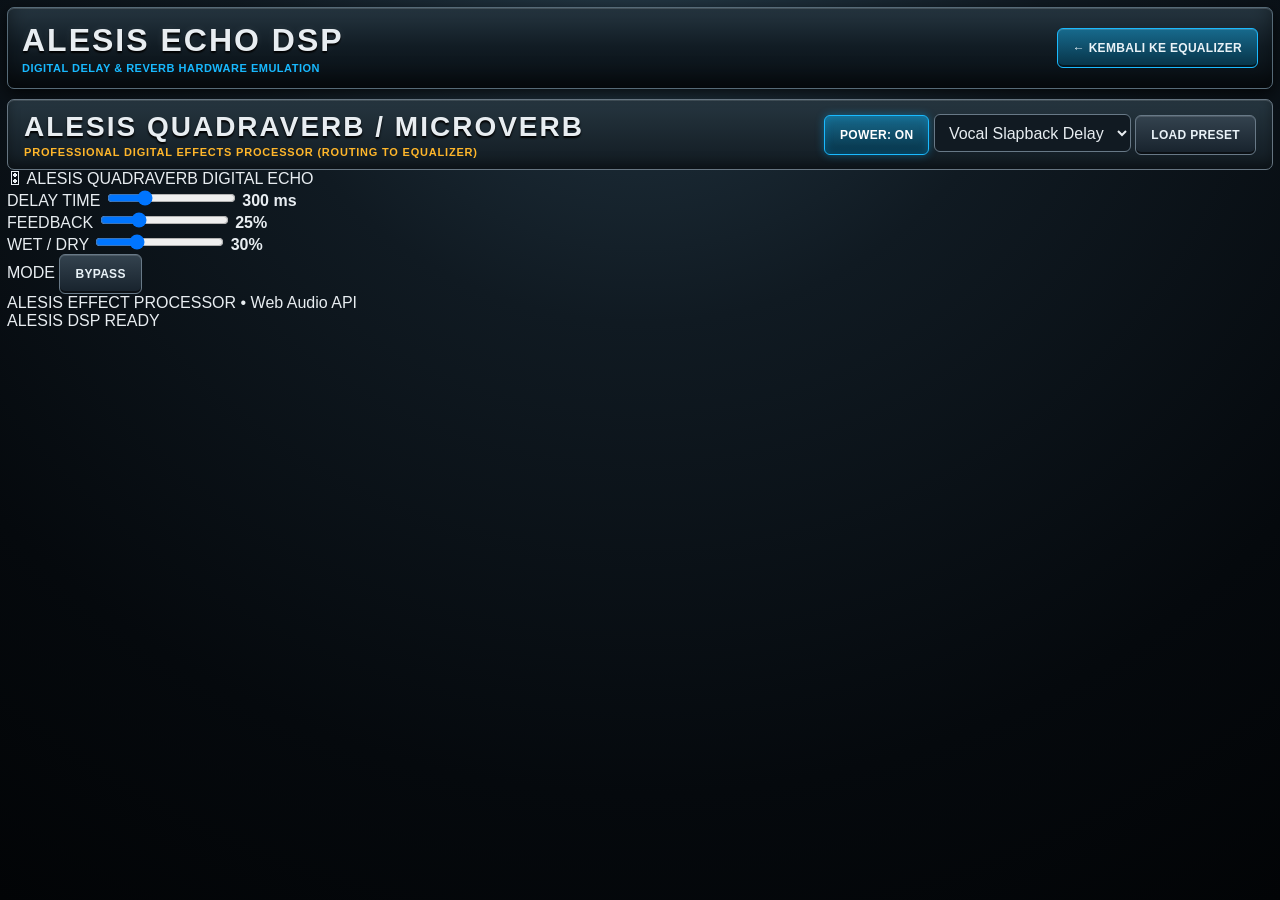
<file: alesis.html>
<!DOCTYPE html>
<html lang="id">
<head>
  <meta charset="UTF-8" />
  <meta
    name="viewport"
    content="width=device-width, initial-scale=1.0, viewport-fit=cover"
  />
  <title>Alesis Echo & DSP Effect Unit</title>
  <link rel="stylesheet" href="css/style.css">
</head>
<body>
  <main class="app">
    <!-- =====================================================
         TOP HEADER
         ===================================================== -->
    <header class="top-rack">
      <div class="brand">
        <h1>ALESIS ECHO DSP</h1>
        <p>
          DIGITAL DELAY & REVERB HARDWARE EMULATION
        </p>
      </div>
      <div class="top-actions">
        <!--
          KEMBALI KE INDEX
          Jangan gunakan href="index.html".
          index.html adalah AUDIO HOST yang sudah terbuka.
          Tombol ini hanya kembali ke window tersebut
          lalu menutup window Alesis.
        -->
        <button
          class="hardware-button"
          id="backToEqualizer"
          type="button"
          style="
            text-decoration:none;
            display:inline-flex;
            align-items:center;
            background:linear-gradient(
              180deg,
              #176a8d,
              #073246
            );
            border-color:#1abaff;
          "
        >
          ← KEMBALI KE EQUALIZER
        </button>
      </div>
    </header>
    <!-- =====================================================
         DEVICE TITLE
         ===================================================== -->
    <section class="device-title">
      <div>
        <div class="device-name">
          ALESIS QUADRAVERB / MICROVERB
        </div>
        <div class="device-subtitle">
          PROFESSIONAL DIGITAL EFFECTS PROCESSOR
          (ROUTING TO EQUALIZER)
        </div>
      </div>
      <div class="preset-area">
        <!-- =================================================
             POWER
             ================================================= -->
        <button
          class="hardware-button active"
          id="echoPowerBtn"
          type="button"
          style="
            background:linear-gradient(
              180deg,
              #176a8d,
              #073246
            );
            border-color:#1abaff;
          "
        >
          POWER: ON
        </button>
        <!-- =================================================
             PRESET
             ================================================= -->
        <select
          id="alesisPresetSelect"
          class="hardware-select"
        >
          <option value="vocal-delay">
            Vocal Slapback Delay
          </option>
          <option value="long-echo">
            Long Echo / Stadium
          </option>
          <option value="reverb-hall">
            Large Hall Reverb
          </option>
        </select>
        <button
          class="hardware-button"
          id="applyAlesisPreset"
          type="button"
        >
          LOAD PRESET
        </button>
      </div>
    </section>
    <!-- =====================================================
         ALESIS DSP RACK
         ===================================================== -->
    <section class="dsp-rack">
      <div class="dsp-title">
        🎛 ALESIS QUADRAVERB DIGITAL ECHO
      </div>
      <div class="dsp-controls">
        <!-- =================================================
             DELAY TIME
             ================================================= -->
        <div class="dsp-control">
          <label>
            DELAY TIME
          </label>
          <input
            type="range"
            id="delayTime"
            min="50"
            max="1000"
            value="300"
          >
          <strong id="delayTimeValue">
            300 ms
          </strong>
        </div>
        <!-- =================================================
             FEEDBACK
             ================================================= -->
        <div class="dsp-control">
          <label>
            FEEDBACK
          </label>
          <input
            type="range"
            id="delayFeedback"
            min="0"
            max="90"
            value="40"
          >
          <strong id="feedbackValue">
            40%
          </strong>
        </div>
        <!-- =================================================
             WET / DRY
             ================================================= -->
        <div class="dsp-control">
          <label>
            WET / DRY
          </label>
          <input
            type="range"
            id="effectMix"
            min="0"
            max="100"
            value="50"
          >
          <strong id="mixValue">
            50%
          </strong>
        </div>
        <!-- =================================================
             BYPASS
             ================================================= -->
        <div class="dsp-control">
          <label>
            MODE
          </label>
          <button
            class="hardware-button"
            id="bypassAlesis"
            type="button"
          >
            BYPASS
          </button>
        </div>
      </div>
    </section>
    <!-- =====================================================
         FOOTER
         ===================================================== -->
    <footer class="footer">
      <div>
        ALESIS EFFECT PROCESSOR • Web Audio API
      </div>
      <div
        class="ready"
        id="readyStatusAlesis"
      >
        READY
      </div>
    </footer>
  </main>
  <!-- =====================================================
       SCRIPT AUDIO
       ===================================================== -->
  <script src="js/audio-engine.js"></script>
  <script src="js/echo-alesis.js"></script>
  <!-- =====================================================
       NAVIGATION
       ===================================================== -->
  <script>
    document.addEventListener(
      "DOMContentLoaded",
      function () {
        /* =================================================
           KEMBALI KE EQUALIZER
           =================================================
           index.html tetap menjadi AUDIO HOST.
           Jadi:
           
           ALESIS TAB
                ↓
           focus index.html
                ↓
           close Alesis tab
           Audio di index.html tidak disentuh.
        */
        const backButton =
          document.getElementById(
            "backToEqualizer"
          );
        if (
          backButton
        ) {
          backButton.addEventListener(
            "click",
            function () {
              /*
               * =================================================
               * JIKA ALESIS DIBUKA DARI INDEX.HTML
               * =================================================
               */
              if (
                window.opener &&
                !window.opener.closed
              ) {
                try {
                  /*
                   * Fokus kembali ke index.html.
                   */
                  window.opener.focus();
                }
                catch (_) {}
                /*
                 * Tutup window Alesis.
                 *
                 * Audio yang berjalan berada di
                 * index.html sehingga tidak ikut mati.
                 */
                try {
                  window.close();
                }
                catch (_) {}
                return;
              }
              /*
               * =================================================
               * FALLBACK
               * =================================================
               *
               * Jika alesis.html dibuka langsung,
               * tidak memiliki opener.
               *
               * Dalam kondisi ini baru kembali ke index.html.
               */
              window.location.href =
                "index.html";
            }
          );
        }
      }
    );
  </script>
</body>
</html>
</file>
<file: css/style.css>
/* =========================================================
   DBX 2231 GRAPHIC EQUALIZER & DIGITAL MIXER STYLING
   (OPTIMIZED & CROSS-BROWSER COMPATIBLE)
   ========================================================= */

:root {
  --bg: #080b0e;
  --panel: #171c21;
  --panel-2: #222a31;
  --panel-3: #303941;
  --border: #58636d;
  --text: #e8edf1;
  --muted: #9da8b1;

  --orange: #ff9d00;
  --orange-dark: #9d5100;

  --green: #29f56b;
  --yellow: #ffd52b;
  --red: #ff3030;
  --blue: #279cff;
  --blue-bright: #00c8ff;
}

* {
  box-sizing: border-box;
}

html,
body {
  width: 100%;
  min-height: 100%;
  margin: 0;
  padding: 0;
  overflow-x: hidden;
}

body {
  background: radial-gradient(circle at 50% -10%, #263b49 0%, #101a22 35%, #05090d 75%, #020406 100%);
  color: var(--text);
  font-family: Arial, Helvetica, sans-serif;
  -webkit-text-size-adjust: 100%;
}

button,
input,
select {
  font: inherit;
  color: var(--text);
  cursor: pointer;
  -webkit-tap-highlight-color: transparent;
  touch-action: manipulation;
}

button:active {
  transform: translateY(1px);
}

.app {
  width: 100%;
  max-width: 1900px;
  margin: 0 auto;
  padding: 7px;
}

/* =========================================================
   TOP RACK & NAVIGATION BAR (TAB SWITCHER)
   ========================================================= */
.top-rack {
  min-height: 82px;
  display: flex;
  align-items: center;
  justify-content: space-between;
  gap: 14px;
  padding: 8px 14px;
  background: linear-gradient(180deg, #263641 0%, #111c24 48%, #080e13 100%);
  border: 1px solid #566a77;
  border-radius: 7px;
  box-shadow: inset 0 1px 0 rgba(255,255,255,.15), inset 0 -10px 20px rgba(0,0,0,.45), 0 5px 15px rgba(0,0,0,.7);
  margin-bottom: 10px;
}

.brand h1 {
  margin: 0;
  font-size: clamp(20px, 2.5vw, 36px);
  font-weight: 900;
  letter-spacing: 2px;
  text-shadow: 0 2px 2px #000, 0 0 8px rgba(255,255,255,.08);
}

.brand p {
  margin: 3px 0 0;
  color: #18b9ff;
  font-size: 11px;
  font-weight: 800;
  letter-spacing: .5px;
}

.top-actions {
  display: flex;
  flex-wrap: wrap;
  justify-content: flex-end;
  gap: 5px;
}

.hardware-button, .page-button {
  min-height: 40px;
  padding: 8px 15px;
  border: 1px solid #687987;
  border-radius: 6px;
  background: linear-gradient(180deg, #34434f, #17222c);
  box-shadow: inset 0 1px 0 #ffffff22, inset 0 -2px 0 #0008;
  color: #e9f2f7;
  font-size: 12px;
  font-weight: 800;
  letter-spacing: .3px;
  transition: all 0.2s;
}

.hardware-button:hover, .page-button:hover {
  border-color: #18bfff;
  box-shadow: 0 0 10px rgba(0,180,255,.35), inset 0 1px 0 rgba(255,255,255,.15);
}

.hardware-button.active, .page-button.active {
  color: #fff;
  background: linear-gradient(180deg, #176a8d, #073246);
  border-color: #1abaff;
  box-shadow: 0 0 8px rgba(0,180,255,.4), inset 0 0 8px rgba(0,180,255,.25);
}

.device-title {
  min-height: 70px;
  display: flex;
  align-items: center;
  justify-content: space-between;
  gap: 15px;
  margin-top: 9px;
  padding: 11px 16px;
  border: 1px solid #667581;
  border-radius: 7px;
  background: linear-gradient(180deg, #263640, #111a21);
  box-shadow: inset 0 1px 0 rgba(255,255,255,.12), inset 0 -5px 12px rgba(0,0,0,.35);
}

.device-name {
  font-size: clamp(18px, 2.5vw, 28px);
  font-weight: 900;
  letter-spacing: 2px;
  text-shadow: 0 2px 2px #000;
}

.device-subtitle {
  margin-top: 3px;
  color: #ffb62a;
  font-size: 11px;
  font-weight: 800;
  letter-spacing: .8px;
}

select {
  min-height: 38px;
  padding: 7px 10px;
  border: 1px solid #687987;
  border-radius: 6px;
  background: #111a22;
  color: var(--text);
}

/* =========================================================
   EQUALIZER CHANNELS & RACK INTERFACE
   ========================================================= */
.channels-scroll {
  width: 100%;
  overflow-x: auto;
  -webkit-overflow-scrolling: touch;
}

.channels {
  display: grid;
  grid-template-columns: minmax(0, 1fr) minmax(0, 1fr);
  gap: 10px;
  width: 100%;
  margin-top: 9px;
  align-items: stretch;
}

@media (max-width: 900px) {
  .channels {
    grid-template-columns: 1fr;
  }
}

.channel {
  position: relative;
  width: 100%;
  padding: 10px;
  border: 1px solid #687782;
  border-radius: 7px;
  background: linear-gradient(145deg, #263842 0%, #111c24 35%, #0a1117 70%, #1b2932 100%);
  box-shadow: inset 0 1px 0 rgba(255,255,255,.12), inset 0 -15px 25px rgba(0,0,0,.45), 0 5px 15px rgba(0,0,0,.75);
  overflow: hidden;
}

.channel-header {
  min-height: 43px;
  display: flex;
  align-items: center;
  justify-content: space-between;
  gap: 8px;
  margin-bottom: 9px;
  padding: 3px 7px;
  background: linear-gradient(180deg, #1e2d37, #0a1218);
  border: 1px solid #435966;
}

.channel-label {
  display: flex;
  align-items: center;
  gap: 9px;
  font-size: clamp(14px, 1.2vw, 20px);
  font-weight: 900;
  text-shadow: 0 2px 2px #000;
}

.power-led {
  width: 16px;
  height: 16px;
  border-radius: 50%;
  background: radial-gradient(circle at 35% 30%, #ffffff 0 8%, #62ff9a 20%, #13ef51 55%, #07842d 100%);
  border: 1px solid #42ff83;
  box-shadow: 0 0 6px #1dff61, 0 0 18px rgba(25,255,90,.8);
}

.channel-status {
  display: flex;
  gap: 5px;
}

.status-light {
  display: inline-flex;
  align-items: center;
  gap: 6px;
  min-height: 31px;
  padding: 5px 9px;
  border: 1px solid #4b606d;
  border-radius: 5px;
  background: linear-gradient(180deg, #202e37, #0a1117);
  color: #8e9aa2;
  font-size: 10px;
  font-weight: 800;
}

.status-light::before {
  content: "";
  width: 9px;
  height: 9px;
  border-radius: 50%;
  background: #26342c;
  opacity: .45;
}

.status-light.active {
  color: #dfffea;
  border-color: #27663e;
  background: linear-gradient(180deg, #172b20, #09130d);
}

.status-light.active::before {
  background: var(--green);
  box-shadow: 0 0 7px var(--green);
  opacity: 1;
}

.status-light.bypass.active {
  color: #ffd8da;
  border-color: #71343a;
  background: linear-gradient(180deg, #32171a, #10090a);
}

.status-light.bypass.active::before {
  background: var(--red);
  box-shadow: 0 0 7px var(--red);
  opacity: 1;
}

.status-light.test.active {
  color: #fff2a2;
  border-color: #77651d;
  background: linear-gradient(180deg, #332d12, #110f07);
}

.status-light.test.active::before {
  background: var(--yellow);
  box-shadow: 0 0 7px var(--yellow);
  opacity: 1;
}

.control-row {
  display: grid;
  grid-template-columns: 1.15fr .9fr .9fr 1.55fr auto;
  gap: 7px;
  align-items: stretch;
}

@media (max-width: 600px) {
  .control-row {
    grid-template-columns: 1fr 1fr;
  }
}

.control-box {
  padding: 8px;
  border: 1px solid #506674;
  border-radius: 6px;
  background: linear-gradient(145deg, #1b2a34, #091117);
}

.control-title {
  margin-bottom: 8px;
  color: #e7edf1;
  font-size: 11px;
  font-weight: 900;
}

.gain-slider {
  width: 100%;
  height: 18px;
  cursor: pointer;
}

.gain-value {
  display: flex;
  justify-content: space-between;
  margin-top: 4px;
  font-size: 11px;
}

.led-meter {
  display: grid;
  grid-template-columns: repeat(18, minmax(5px, 1fr));
  gap: 2px;
  min-height: 36px;
  padding: 5px;
  border: 1px solid #314752;
  border-radius: 5px;
  background: #020609;
}

.led-meter span {
  min-width: 5px;
  height: 22px;
  border-radius: 2px;
  background: #10201c;
  border: 1px solid #20352d;
}

.led-meter span.on {
  background: linear-gradient(180deg, #75ff9a, #0cff4d);
  box-shadow: 0 0 5px #20ff65;
}

.clip-box {
  display: flex;
  flex-direction: column;
  align-items: center;
  justify-content: center;
  gap: 5px;
  min-width: 50px;
  border: 1px solid #743238;
  border-radius: 6px;
  background: linear-gradient(180deg, #401719, #18090b);
}

.clip-led {
  width: 15px;
  height: 15px;
  border-radius: 50%;
  background: #87252a;
  border: 1px solid #9d3036;
}

.clip-led.on {
  background: #ff2020;
  box-shadow: 0 0 8px #ff3030, 0 0 20px rgba(255,0,0,.75);
}

.clip-text {
  color: #ff7777;
  font-size: 9px;
  font-weight: 900;
}

.eq-wrapper {
  position: relative;
  width: 100%;
  margin-top: 10px;
  padding: 8px 12px 10px 12px;
  border: 1px solid #435b68;
  border-radius: 6px;
  background: linear-gradient(90deg, #080f14, #17252e 50%, #080f14);
  overflow-x: auto;
  -webkit-overflow-scrolling: touch;
}

.eq-scale {
  display: grid;
  grid-template-columns: repeat(7, 1fr);
  width: 100%;
  min-width: 1000px;
  margin-bottom: 4px;
  font-size: 11px;
  font-weight: 800;
  text-align: center;
}

.eq-area {
  display: flex;
  width: 100%;
  min-width: 1040px;
  gap: 8px;
}

.db-scale {
  display: flex;
  flex-direction: column;
  justify-content: space-between;
  flex: 0 0 31px;
  height: 280px;
  padding: 9px 0 22px;
  font-size: 10px;
  font-weight: 900;
  text-align: right;
}

.bands {
  display: grid;
  grid-template-columns: repeat(31, 28px);
  gap: 6px;
  min-width: 1020px;
}

.band {
  position: relative;
  width: 28px;
  height: 280px;
  padding: 6px 2px 0;
  border: 1px solid #4c606c;
  border-radius: 5px;
  background: linear-gradient(90deg, #091117, #1d2a33 48%, #091117);
  cursor: pointer;
}

.band input[type="range"] {
  position: absolute;
  top: 48%;
  left: 50%;
  width: 210px;
  height: 32px;
  transform: translate(-50%, -50%) rotate(-90deg);
  -webkit-appearance: none;
  appearance: none;
  writing-mode: vertical-lr; /* Dukungan lintas peramban */
  direction: rtl;
  background: transparent;
  cursor: pointer;
}

.band input[type="range"]::-webkit-slider-thumb {
  -webkit-appearance: none;
  appearance: none;
  width: 20px;
  height: 28px;
  border: 2px solid rgba(255,255,255,.85);
  border-radius: 4px;
  background: linear-gradient(to bottom, #f5f5f5, #aeb6bf);
  box-shadow: 0 2px 4px rgba(0,0,0,0.6);
}

.band input[type="range"]::-moz-range-thumb {
  width: 20px;
  height: 28px;
  border: 2px solid rgba(255,255,255,.85);
  border-radius: 4px;
  background: linear-gradient(to bottom, #f5f5f5, #aeb6bf);
  box-shadow: 0 2px 4px rgba(0,0,0,0.6);
}

.band-frequency, .band-value {
  position: absolute;
  left: 50%;
  transform: translateX(-50%);
  font-size: 8px;
  font-weight: 900;
  white-space: nowrap;
}
.band-frequency { bottom: 18px; }
.band-value { bottom: 2px; color: #ffc12a; }

/* =========================================================
   DIGITAL MIXER CONSOLE - PROFESSIONAL LAYOUT (MIDAS/X32)
   ========================================================= */
.mixer-console {
  background: #0d1117;
  border: 1px solid #30363d;
  border-radius: 12px;
  padding: 16px;
  box-shadow: 0 10px 30px rgba(0,0,0,0.8);
  margin-top: 15px;
}

.mixer-top-console {
  display: grid;
  grid-template-columns: 1fr;
  gap: 12px;
  background: #040609;
  border: 1px solid #21262d;
  border-radius: 8px;
  padding: 12px;
  margin-bottom: 16px;
}

@media (min-width: 768px) {
  .mixer-top-console {
    grid-template-columns: 2fr 1fr;
  }
}

/* =========================================================
   LAYAR TFT UTAMA (MIDAS/X32 STYLE)
========================================================= */
.mixer-tft-screen {
  background: #05080c;
  border: 2px solid #2d3748;
  border-radius: 8px;
  padding: 8px;
  box-shadow: inset 0 0 20px rgba(0,0,0,0.9), 0 4px 10px rgba(0,0,0,0.5);
  display: flex;
  flex-direction: column;
  justify-content: space-between;
}

.tft-header {
  display: flex;
  justify-content: space-between;
  align-items: center;
  border-bottom: 1px solid #1e293b;
  padding-bottom: 4px;
  margin-bottom: 6px;
  font-size: 10px;
  font-weight: bold;
  color: #38bdf8;
  white-space: nowrap;
  overflow: hidden;
  text-overflow: ellipsis;
}

.tft-top-tabs {
  display: flex;
  gap: 3px;
  background: #0f172a;
  padding: 3px;
  border-radius: 4px;
  margin-bottom: 6px;
  border: 1px solid #1e293b;
  overflow-x: auto;
  -webkit-overflow-scrolling: touch;
}

.tft-tab {
  background: #1e293b;
  color: #94a3b8;
  border: none;
  font-size: 8px;
  font-weight: bold;
  padding: 3px 6px;
  border-radius: 3px;
  cursor: pointer;
  white-space: nowrap;
  transition: all 0.2s;
}

.tft-tab.active {
  background: #0284c7;
  color: #fff;
}

.tft-main-viewport {
  background: #020408;
  border: 1px solid #1e293b;
  border-radius: 4px;
  min-height: 95px;
  padding: 6px 8px;
  display: flex;
  flex-direction: column;
  justify-content: space-between;
}

.tft-content-screen {
  font-size: 10px;
  color: #38bdf8;
  line-height: 1.3;
}

.tft-encoders-bar {
  display: grid;
  grid-template-columns: repeat(6, 1fr);
  gap: 4px;
  margin-top: 6px;
  background: #090d16;
  padding: 4px;
  border-radius: 4px;
  border: 1px solid #1e293b;
}

.tft-encoder-knob {
  background: linear-gradient(180deg, #1e293b, #0f172a);
  border: 1px solid #475569;
  border-radius: 4px;
  text-align: center;
  padding: 3px 1px;
  font-size: 7px;
  color: #cbd5e1;
  font-family: monospace;
}

.tft-encoder-knob span {
  display: block;
  color: #38bdf8;
  font-weight: bold;
  font-size: 8px;
  margin-top: 1px;
}

.tft-encoder-knob:hover {
  border-color: #38bdf8;
}

.mixer-control-section {
  background: #11161d;
  border: 1px solid #21262d;
  border-radius: 6px;
  padding: 10px;
  display: flex;
  flex-direction: column;
  justify-content: space-between;
}

.section-grid-btns {
  display: grid;
  grid-template-columns: repeat(3, 1fr);
  gap: 4px;
}

.console-btn {
  background: #1f2937;
  color: #cbd5e1;
  border: 1px solid #374151;
  font-size: 9px;
  font-weight: bold;
  padding: 6px 2px;
  border-radius: 3px;
  text-align: center;
}

.console-btn.active {
  background: #0284c7;
  color: #fff;
  border-color: #38bdf8;
}

.mixer-desk-surface {
  display: grid;
  grid-template-columns: repeat(4, 1fr) 1.25fr;
  gap: 10px;
  overflow-x: auto;
  -webkit-overflow-scrolling: touch;
}

.console-channel-strip {
  background: linear-gradient(180deg, #161b22, #0d1117);
  border: 1px solid #30363d;
  border-radius: 8px;
  padding: 10px;
  display: flex;
  flex-direction: column;
  align-items: center;
  min-width: 110px;
}

.console-channel-strip.master-strip {
  background: linear-gradient(180deg, #221a10, #110c05);
  border-color: #d97706;
}

.strip-label-box {
  background: #0b0f15;
  border: 1px solid #21262d;
  border-radius: 4px;
  width: 100%;
  padding: 5px;
  text-align: center;
  margin-bottom: 8px;
  font-size: 11px;
  font-weight: bold;
  color: #38bdf8;
}

.master-strip .strip-label-box {
  color: #fbbf24;
  border-color: #78350f;
  background: #140d04;
}

.strip-knobs-area {
  width: 100%;
  background: #080c10;
  border: 1px solid #1f2937;
  border-radius: 4px;
  padding: 6px;
  margin-bottom: 8px;
  display: flex;
  flex-direction: column;
  gap: 6px;
}

.knob-row {
  display: flex;
  justify-content: space-between;
  align-items: center;
  font-size: 9px;
  color: #94a3b8;
}

.knob-row select {
  background: #111827;
  color: #fff;
  border: 1px solid #374151;
  font-size: 9px;
  padding: 2px;
  border-radius: 3px;
}

.fader-panel-area {
  display: flex;
  align-items: center;
  gap: 8px;
  margin: 6px 0;
}

.vert-led-meter {
  display: flex;
  flex-direction: column;
  gap: 2px;
  width: 8px;
  height: 190px;
  background: #020408;
  border: 1px solid #1f2937;
  padding: 3px 1px;
  border-radius: 3px;
}

.vert-led-meter span {
  flex: 1;
  background: #111827;
  border-radius: 1px;
}

.vert-led-meter span.green.on { background: #10b981; box-shadow: 0 0 4px #10b981; }
.vert-led-meter span.yellow.on { background: #f59e0b; box-shadow: 0 0 4px #f59e0b; }
.vert-led-meter span.red.on { background: #ef4444; box-shadow: 0 0 4px #ef4444; }

.fader-slot {
  position: relative;
  height: 190px;
  width: 28px;
  display: flex;
  justify-content: center;
  align-items: center;
  background: #05070a;
  border: 1px solid #1f2937;
  border-radius: 4px;
}

.fader-slot input[type="range"] {
  writing-mode: vertical-lr;
  direction: rtl;
  width: 18px;
  height: 175px;
  -webkit-appearance: none;
  appearance: none;
  accent-color: #38bdf8;
  cursor: pointer;
}

.master-strip .fader-slot input[type="range"] {
  accent-color: #fbbf24;
}

.fader-readout {
  font-size: 10px;
  font-family: monospace;
  color: #38bdf8;
  margin-bottom: 6px;
  font-weight: bold;
}

.master-strip .fader-readout {
  color: #fbbf24;
}

.strip-action-buttons {
  display: flex;
  gap: 4px;
  width: 100%;
}

.console-action-btn {
  flex: 1;
  background: #21262d;
  color: #cbd5e1;
  border: 1px solid #374151;
  padding: 6px 2px;
  font-size: 9px;
  font-weight: bold;
  border-radius: 3px;
  text-align: center;
}

.console-action-btn.mute.active { background: #ef4444; color: #fff; border-color: #f87171; }
.console-action-btn.solo.active { background: #f59e0b; color: #000; border-color: #fbbf24; }
</file>
